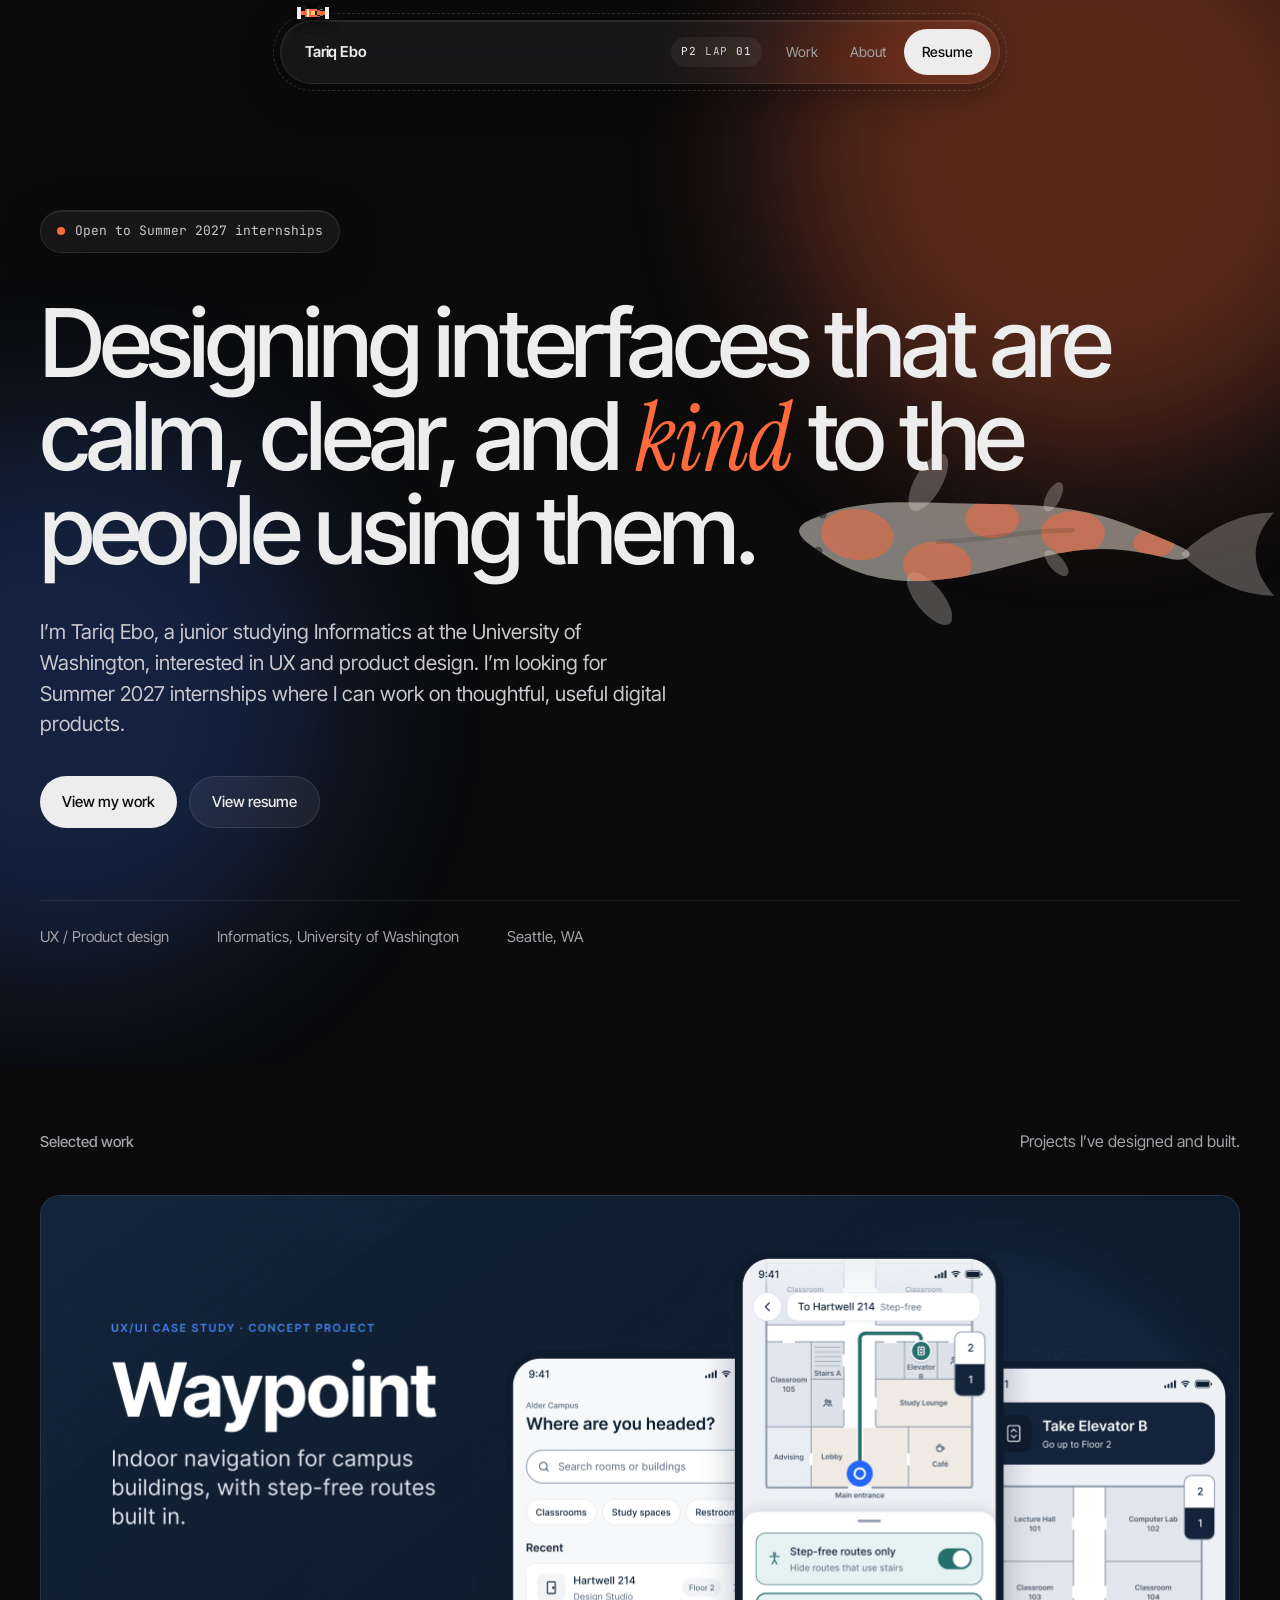
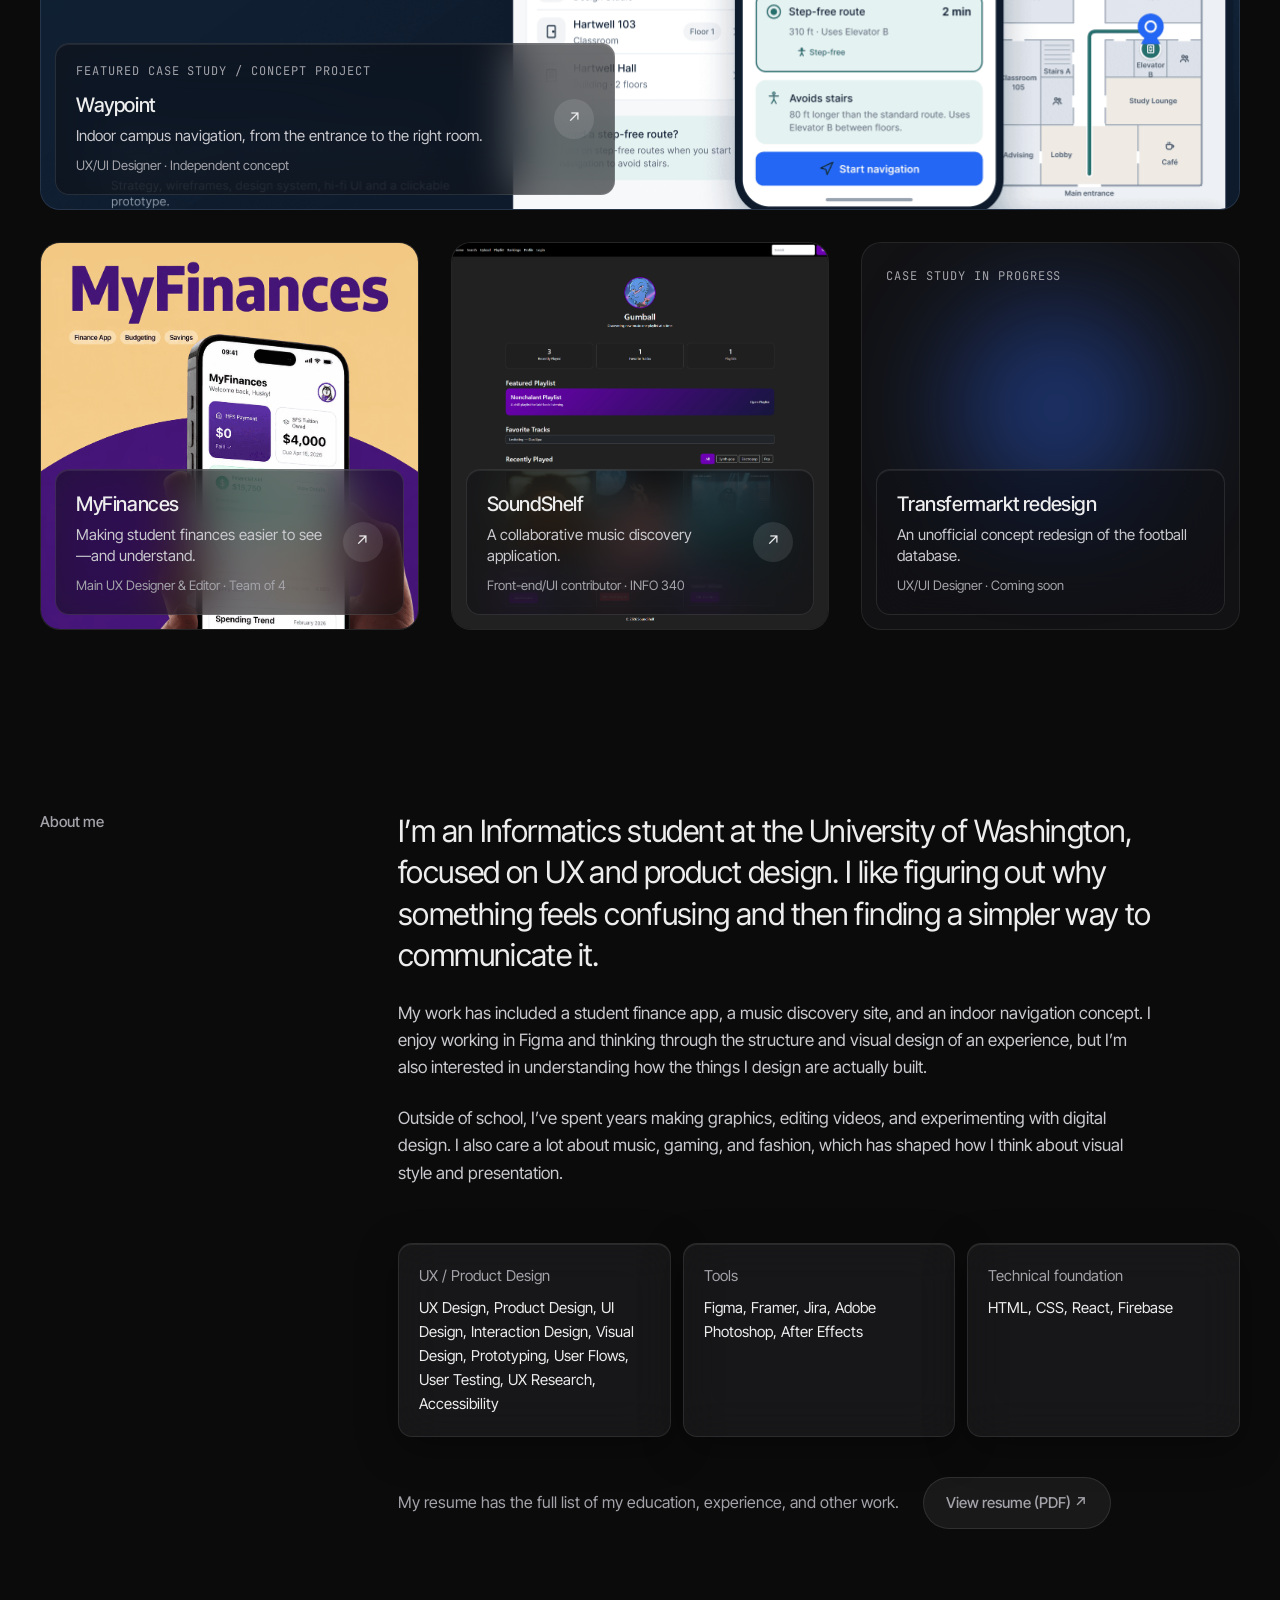
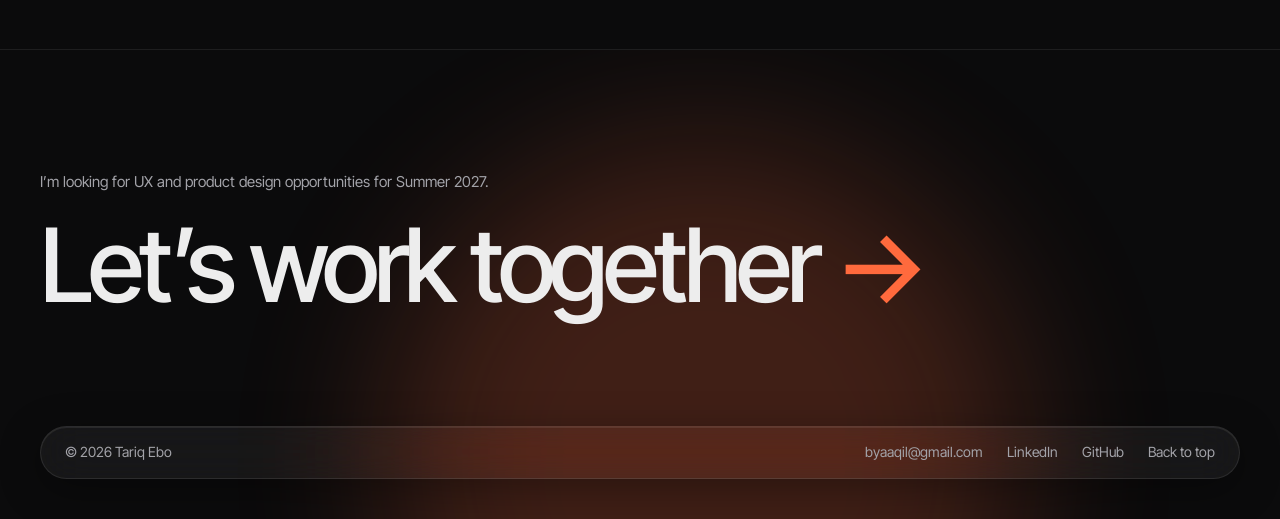
<file: index.html>
<!doctype html>
<html lang="en">
<head>
  <meta charset="utf-8">
  <meta name="viewport" content="width=device-width, initial-scale=1">
  <title>Tariq Ebo — UX and product design</title>
  <meta name="description" content="Tariq Ebo is a UX-focused designer and Informatics student at the University of Washington. Case studies: Waypoint, MyFinances, SoundShelf.">
  <meta property="og:title" content="Tariq Ebo — UX and product design">
  <meta property="og:description" content="A UX-focused designer who makes digital products easier to understand and use.">
  <meta property="og:image" content="assets/img/waypoint/hero.png">
  <link rel="icon" href="assets/favicon.svg" type="image/svg+xml">
  <link rel="preconnect" href="https://fonts.googleapis.com">
  <link rel="preconnect" href="https://fonts.gstatic.com" crossorigin>
  <link href="https://fonts.googleapis.com/css2?family=Inter+Tight:wght@400;500;600&family=Instrument+Serif:ital@0;1&family=JetBrains+Mono:wght@400&display=swap" rel="stylesheet">
  <link rel="stylesheet" href="css/style.css">
  <script>document.documentElement.classList.add("js");</script>
</head>
<body>
  <a class="skip-link" href="#work">Skip to work</a>

  <!-- NAVIGATION (the cars are added by js/main.js) -->
  <div class="nav-shell">
    <nav class="nav glass" aria-label="Main">
      <a class="nav-brand" href="#top">Tariq Ebo</a>
      <div class="nav-links">
        <span class="lap-chip" aria-hidden="true"></span>
        <a class="text-link" href="#work">Work</a>
        <a class="text-link" href="#about">About</a>
        <a class="nav-cta" data-pit href="https://drive.google.com/file/d/1EJT7WIdHumrBzgWnmrdFnhgLevJQh3FU/view?usp=sharing" target="_blank" rel="noopener">Resume</a>
      </div>
    </nav>
  </div>

  <main id="top">
    <!-- HERO -->
    <header class="hero">
      <div class="glow-layer" aria-hidden="true">
        <div class="orb" style="top: -160px; right: -120px; width: 620px; height: 620px; background: var(--accent); opacity: 0.32"></div>
        <div class="orb" style="top: 420px; left: -220px; width: 560px; height: 560px; background: var(--blue); opacity: 0.22; animation-delay: -9s"></div>
      </div>
      <div class="wrap">
        <p class="status glass"><span class="status-dot"></span>Open to Summer 2027 internships</p>
        <h1>Designing interfaces that are calm, clear, and <span class="accent">kind</span> to the people using them.</h1>
        <p class="hero-intro">I’m Tariq Ebo, a junior studying Informatics at the University of Washington, interested in UX and product design. I’m looking for Summer 2027 internships where I can work on thoughtful, useful digital products.</p>
        <div class="hero-actions">
          <a class="btn btn-solid" href="#work">View my work</a>
          <a class="btn btn-ghost" data-pit href="https://drive.google.com/file/d/1EJT7WIdHumrBzgWnmrdFnhgLevJQh3FU/view?usp=sharing" target="_blank" rel="noopener">View resume</a>
        </div>
        <div class="hero-meta">
          <span>UX / Product design</span>
          <span>Informatics, University of Washington</span>
          <span>Seattle, WA</span>
        </div>
      </div>
    </header>

    <!-- SELECTED WORK
         To add a project: copy one <a class="card">…</a> block, change the link,
         image, and text. The first card (card-featured) is the wide one. -->
    <section class="section" id="work">
      <div class="wrap">
        <div class="section-head reveal">
          <h2>Selected work</h2>
          <p>Projects I’ve designed and built.</p>
        </div>

        <div class="work-grid">
          <a class="card card-featured reveal" href="work/waypoint.html">
            <img class="card-thumb" src="assets/img/waypoint/hero.png" width="2400" height="1350" alt="Waypoint mobile navigation concept showing three phone screens: campus search, step-free route choice and turn-by-turn indoor directions.">
            <div class="card-cap glass-strong">
              <div>
                <p class="kicker">Featured case study / Concept project</p>
                <h3 class="card-title">Waypoint</h3>
                <p class="card-text">Indoor campus navigation, from the entrance to the right room.</p>
                <p class="card-meta">UX/UI Designer · Independent concept</p>
              </div>
              <span class="card-arrow" aria-hidden="true">↗</span>
            </div>
          </a>

          <a class="card reveal" href="work/myfinances.html">
            <img class="card-thumb" src="assets/img/myfinances/cover.png" width="1007" height="1461" loading="lazy" alt="MyFinances cover: a phone showing the student finance dashboard.">
            <div class="card-cap glass-strong">
              <div>
                <h3 class="card-title">MyFinances</h3>
                <p class="card-text">Making student finances easier to see—and understand.</p>
                <p class="card-meta">Main UX Designer &amp; Editor · Team of 4</p>
              </div>
              <span class="card-arrow" aria-hidden="true">↗</span>
            </div>
          </a>

          <a class="card reveal" href="work/soundshelf.html">
            <img class="card-thumb" src="assets/img/soundshelf/profile.png" width="1920" height="1860" loading="lazy" alt="SoundShelf profile page with a listener’s avatar, activity counts, featured playlist and recently played tracks.">
            <div class="card-cap glass-strong">
              <div>
                <h3 class="card-title">SoundShelf</h3>
                <p class="card-text">A collaborative music discovery application.</p>
                <p class="card-meta">Front-end/UI contributor · INFO 340</p>
              </div>
              <span class="card-arrow" aria-hidden="true">↗</span>
            </div>
          </a>

          <!-- Transfermarkt: no case study page yet. When it's ready, change this
               <div> to <a class="card reveal" href="work/transfermarkt.html">, swap the
               glow + note for an <img class="card-thumb">, and add the arrow span. -->
          <div class="card card-soon reveal">
            <div class="card-glow" aria-hidden="true"></div>
            <p class="card-note kicker">Case study in progress</p>
            <div class="card-cap glass-strong">
              <div>
                <h3 class="card-title">Transfermarkt redesign</h3>
                <p class="card-text">An unofficial concept redesign of the football database.</p>
                <p class="card-meta">UX/UI Designer · Coming soon</p>
              </div>
            </div>
          </div>
        </div>
      </div>
    </section>

    <!-- AFTER HOURS (hidden until you have clips)
         To turn this on: delete the comment markers around the section and put
         your thumbnails in assets/img/play/.

    <section class="section" id="play">
      <div class="wrap">
        <div class="section-head reveal">
          <h2>After hours</h2>
          <p>AMVs, movie edits, and frame-by-frame animation.</p>
        </div>
        <div class="tiles">
          <figure class="shot"><img src="assets/img/play/clip-1.jpg" alt="Describe the clip"></figure>
          <figure class="shot"><img src="assets/img/play/clip-2.jpg" alt="Describe the clip"></figure>
          <figure class="shot"><img src="assets/img/play/clip-3.jpg" alt="Describe the clip"></figure>
        </div>
      </div>
    </section>
    -->

    <!-- ABOUT -->
    <section class="section" id="about">
      <div class="wrap about">
        <div class="about-label reveal">
          <h2>About me</h2>
        </div>
        <div class="about-body reveal">
          <p class="about-lead">I’m an Informatics student at the University of Washington, focused on UX and product design. I like figuring out why something feels confusing and then finding a simpler way to communicate it.</p>
          <p class="about-more">My work has included a student finance app, a music discovery site, and an indoor navigation concept. I enjoy working in Figma and thinking through the structure and visual design of an experience, but I’m also interested in understanding how the things I design are actually built.</p>
          <p class="about-more">Outside of school, I’ve spent years making graphics, editing videos, and experimenting with digital design. I also care a lot about music, gaming, and fashion, which has shaped how I think about visual style and presentation.</p>

          <div class="facts">
            <div class="fact glass">
              <div class="fact-label">UX / Product Design</div>
              <div>UX Design, Product Design, UI Design, Interaction Design, Visual Design, Prototyping, User Flows, User Testing, UX Research, Accessibility</div>
            </div>
            <div class="fact glass">
              <div class="fact-label">Tools</div>
              <div>Figma, Framer, Jira, Adobe Photoshop, After Effects</div>
            </div>
            <div class="fact glass">
              <div class="fact-label">Technical foundation</div>
              <div>HTML, CSS, React, Firebase</div>
            </div>
          </div>

          <div class="about-resume">
            <span>My resume has the full list of my education, experience, and other work.</span>
            <a class="btn btn-ghost" data-pit href="https://drive.google.com/file/d/1EJT7WIdHumrBzgWnmrdFnhgLevJQh3FU/view?usp=sharing" target="_blank" rel="noopener">View resume (PDF) ↗</a>
          </div>
        </div>
      </div>
    </section>
  </main>

  <!-- CONTACT + FOOTER -->
  <footer class="contact" id="contact">
    <div class="glow-layer" aria-hidden="true">
      <div class="orb" style="bottom: -260px; left: 30%; width: 640px; height: 640px; background: var(--accent); opacity: 0.22; animation-delay: -4s"></div>
    </div>
    <div class="wrap">
      <p class="contact-lead reveal">I’m looking for UX and product design opportunities for Summer 2027.</p>
      <a class="contact-big reveal" href="mailto:byaaqil@gmail.com">Let’s work together <span aria-hidden="true">→</span></a>
      <div class="footer-bar glass">
        <span>© 2026 Tariq Ebo</span>
        <div class="footer-links">
          <a class="text-link" href="mailto:byaaqil@gmail.com">byaaqil@gmail.com</a>
          <a class="text-link" href="https://www.linkedin.com/in/tariqebo" target="_blank" rel="noopener">LinkedIn</a>
          <a class="text-link" href="https://github.com/uhkeal" target="_blank" rel="noopener">GitHub</a>
          <a class="text-link" href="#top">Back to top</a>
        </div>
      </div>
    </div>
  </footer>

  <script src="js/main.js"></script>
  <script src="js/koi.js"></script>
</body>
</html>
</file>
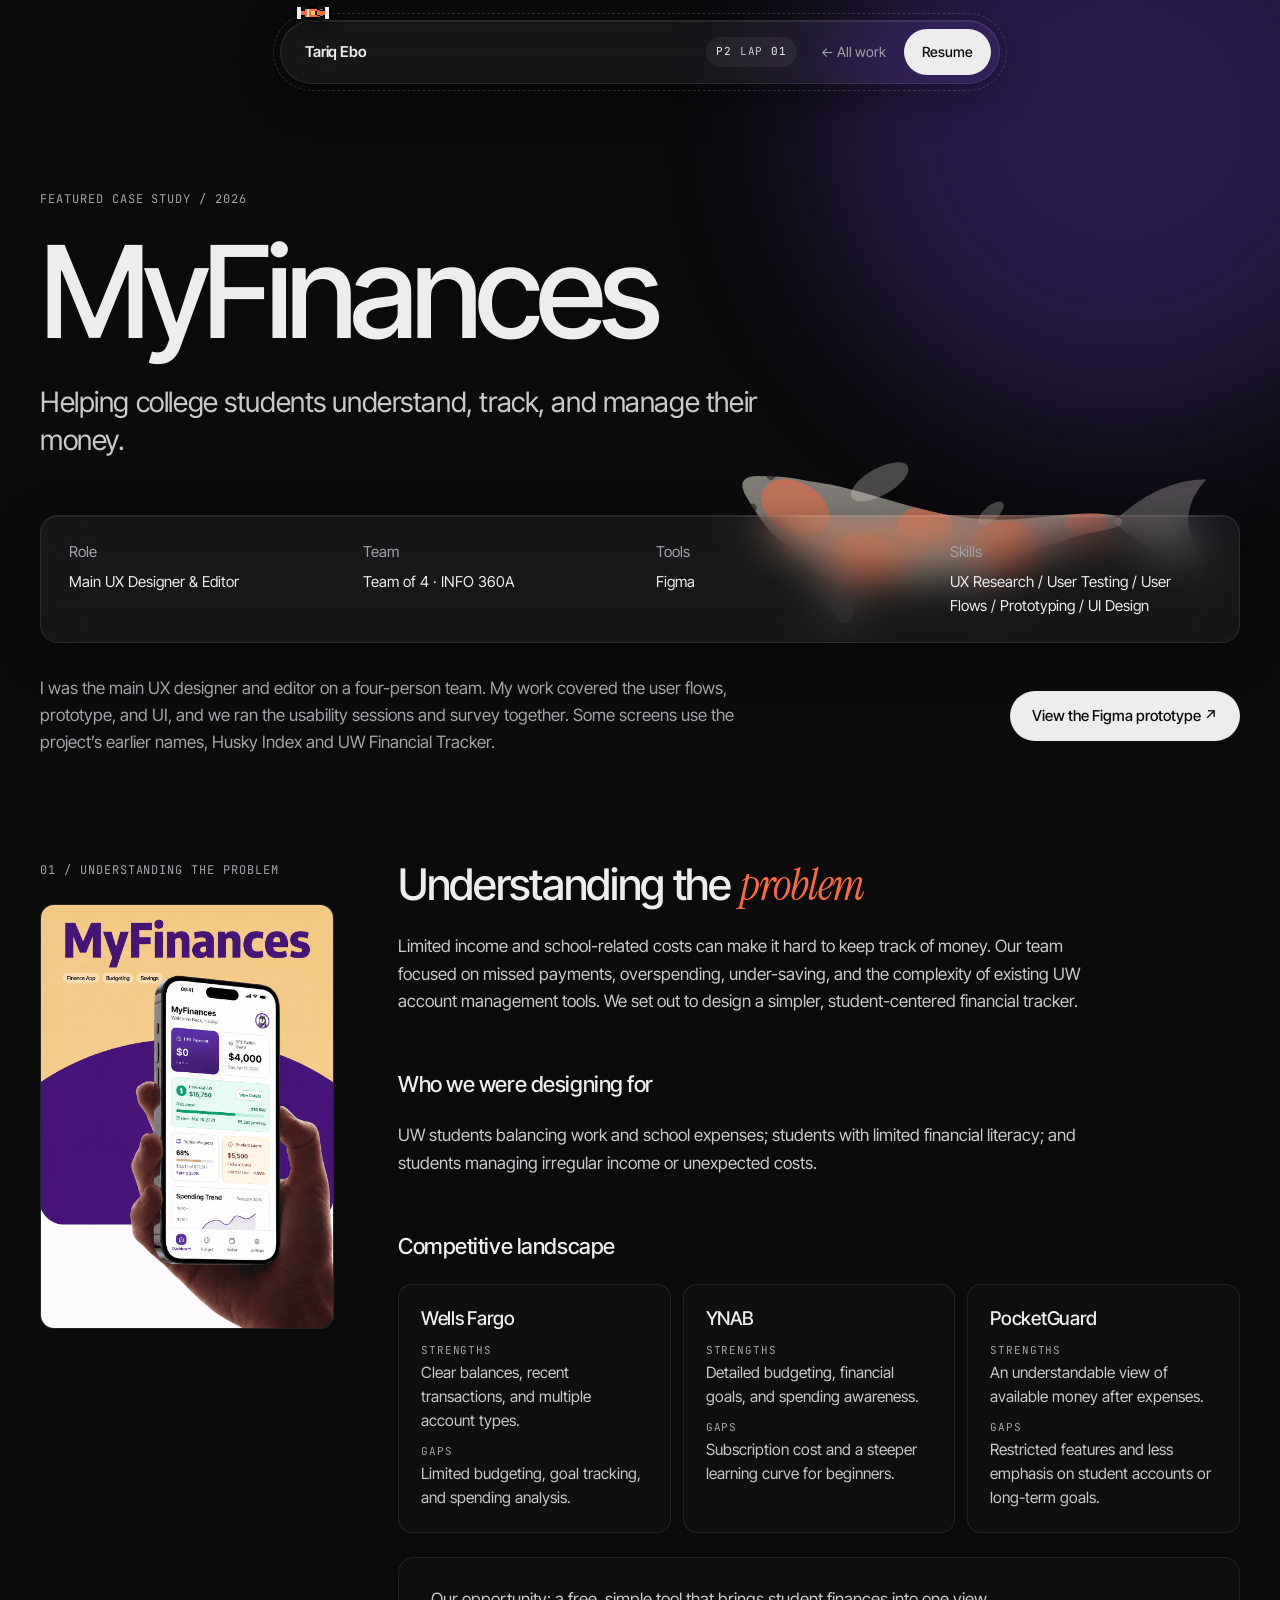
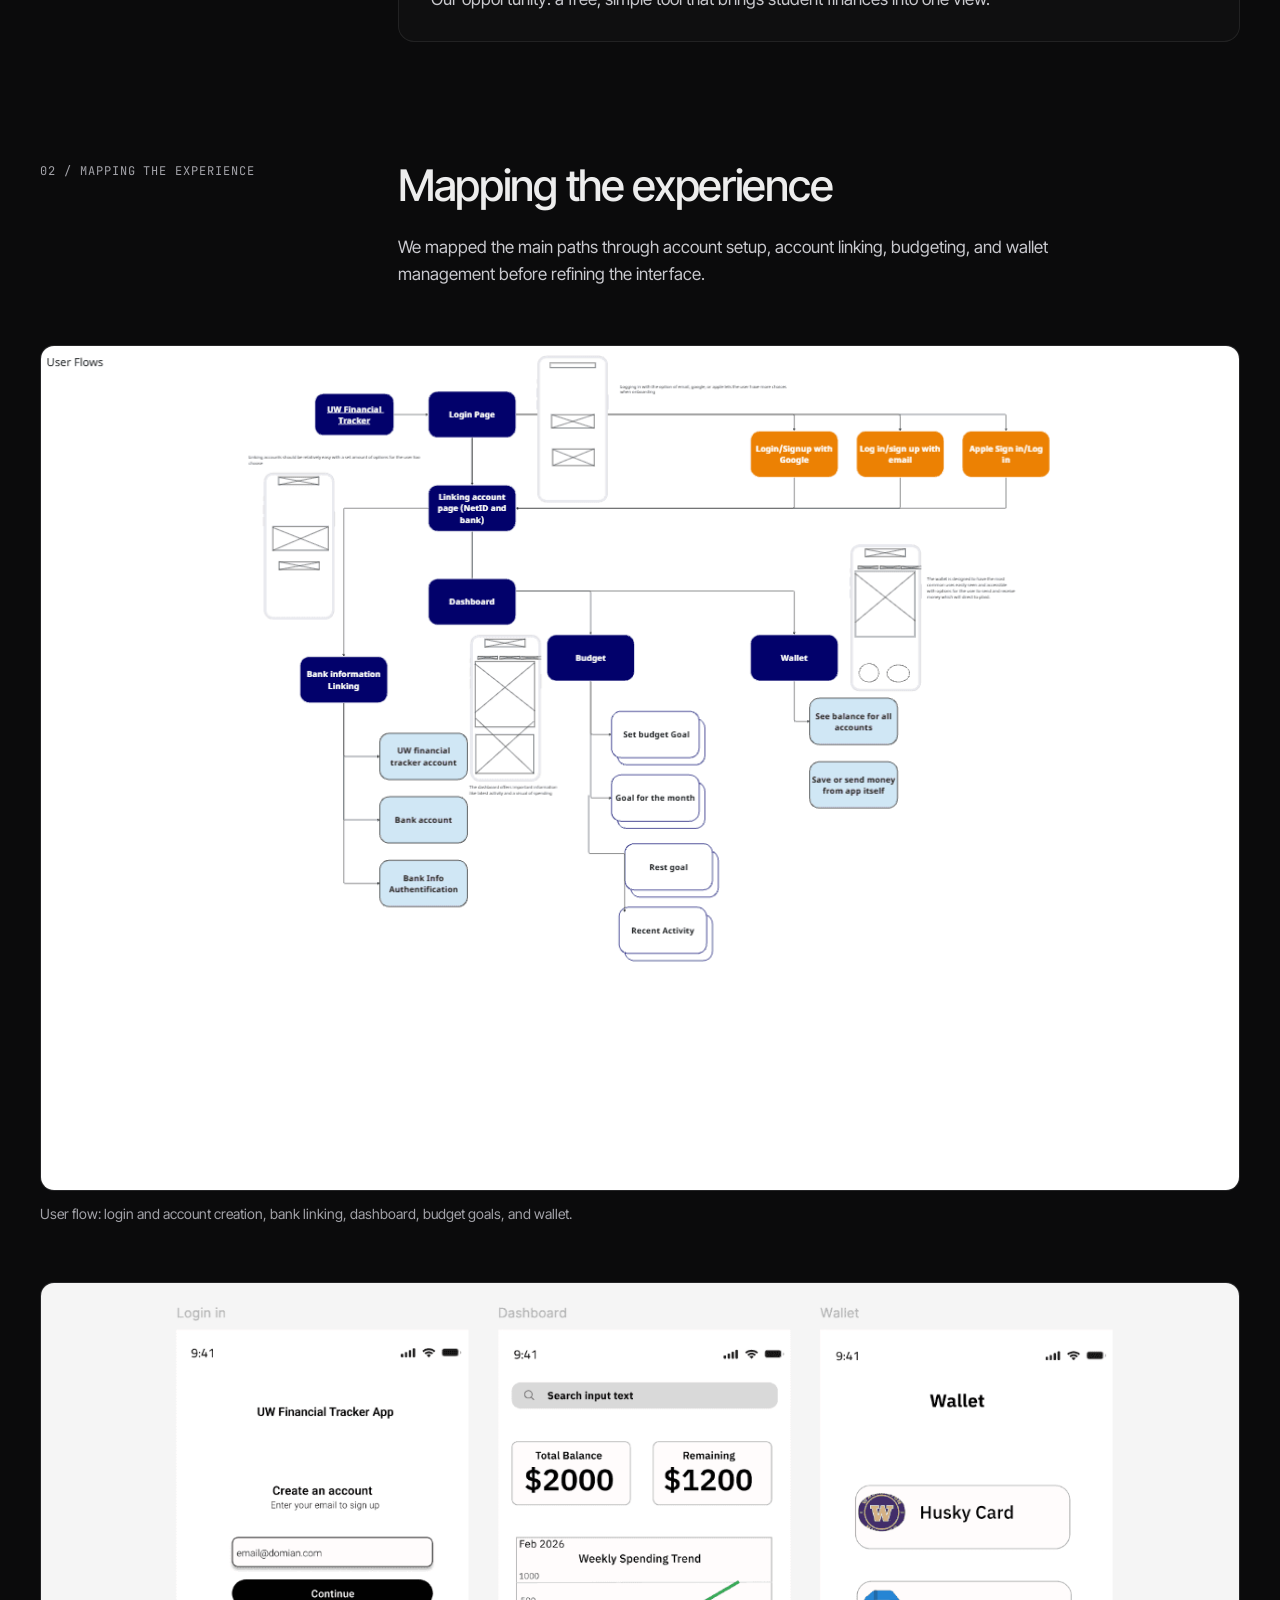
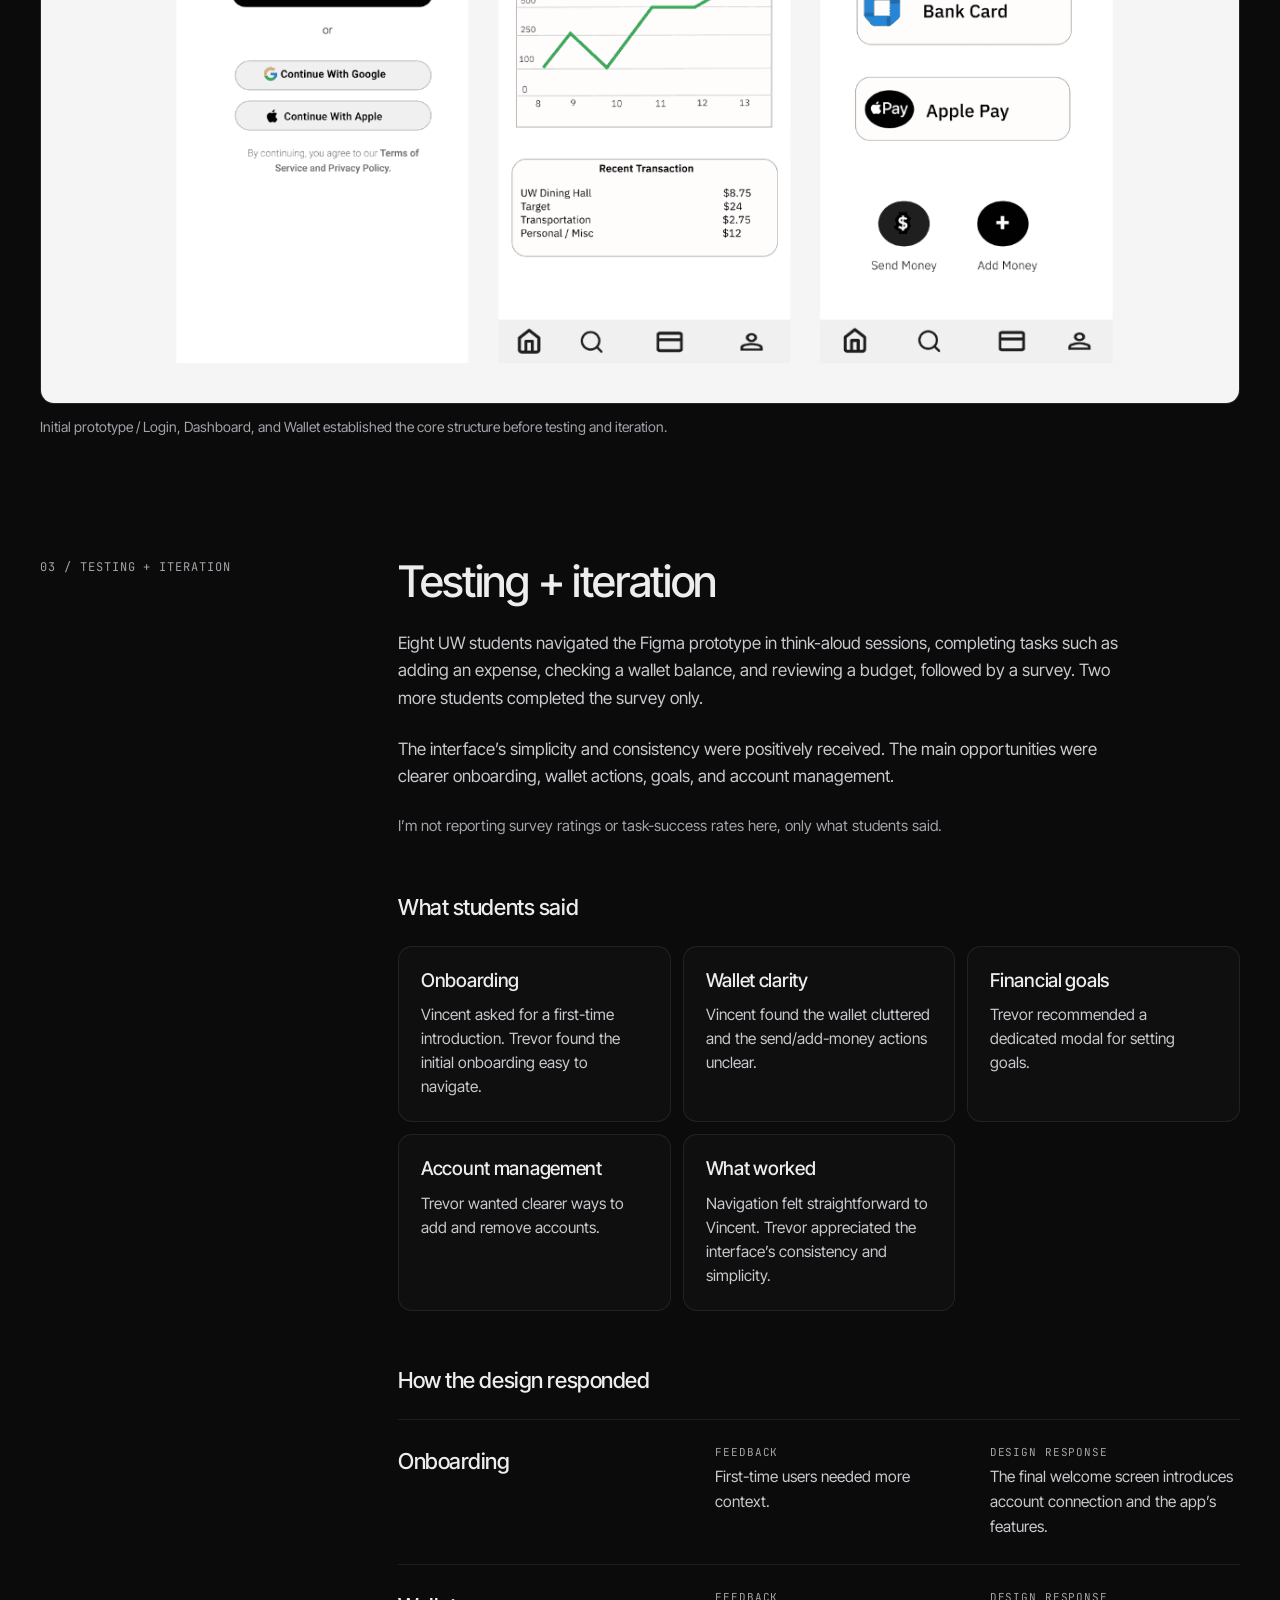
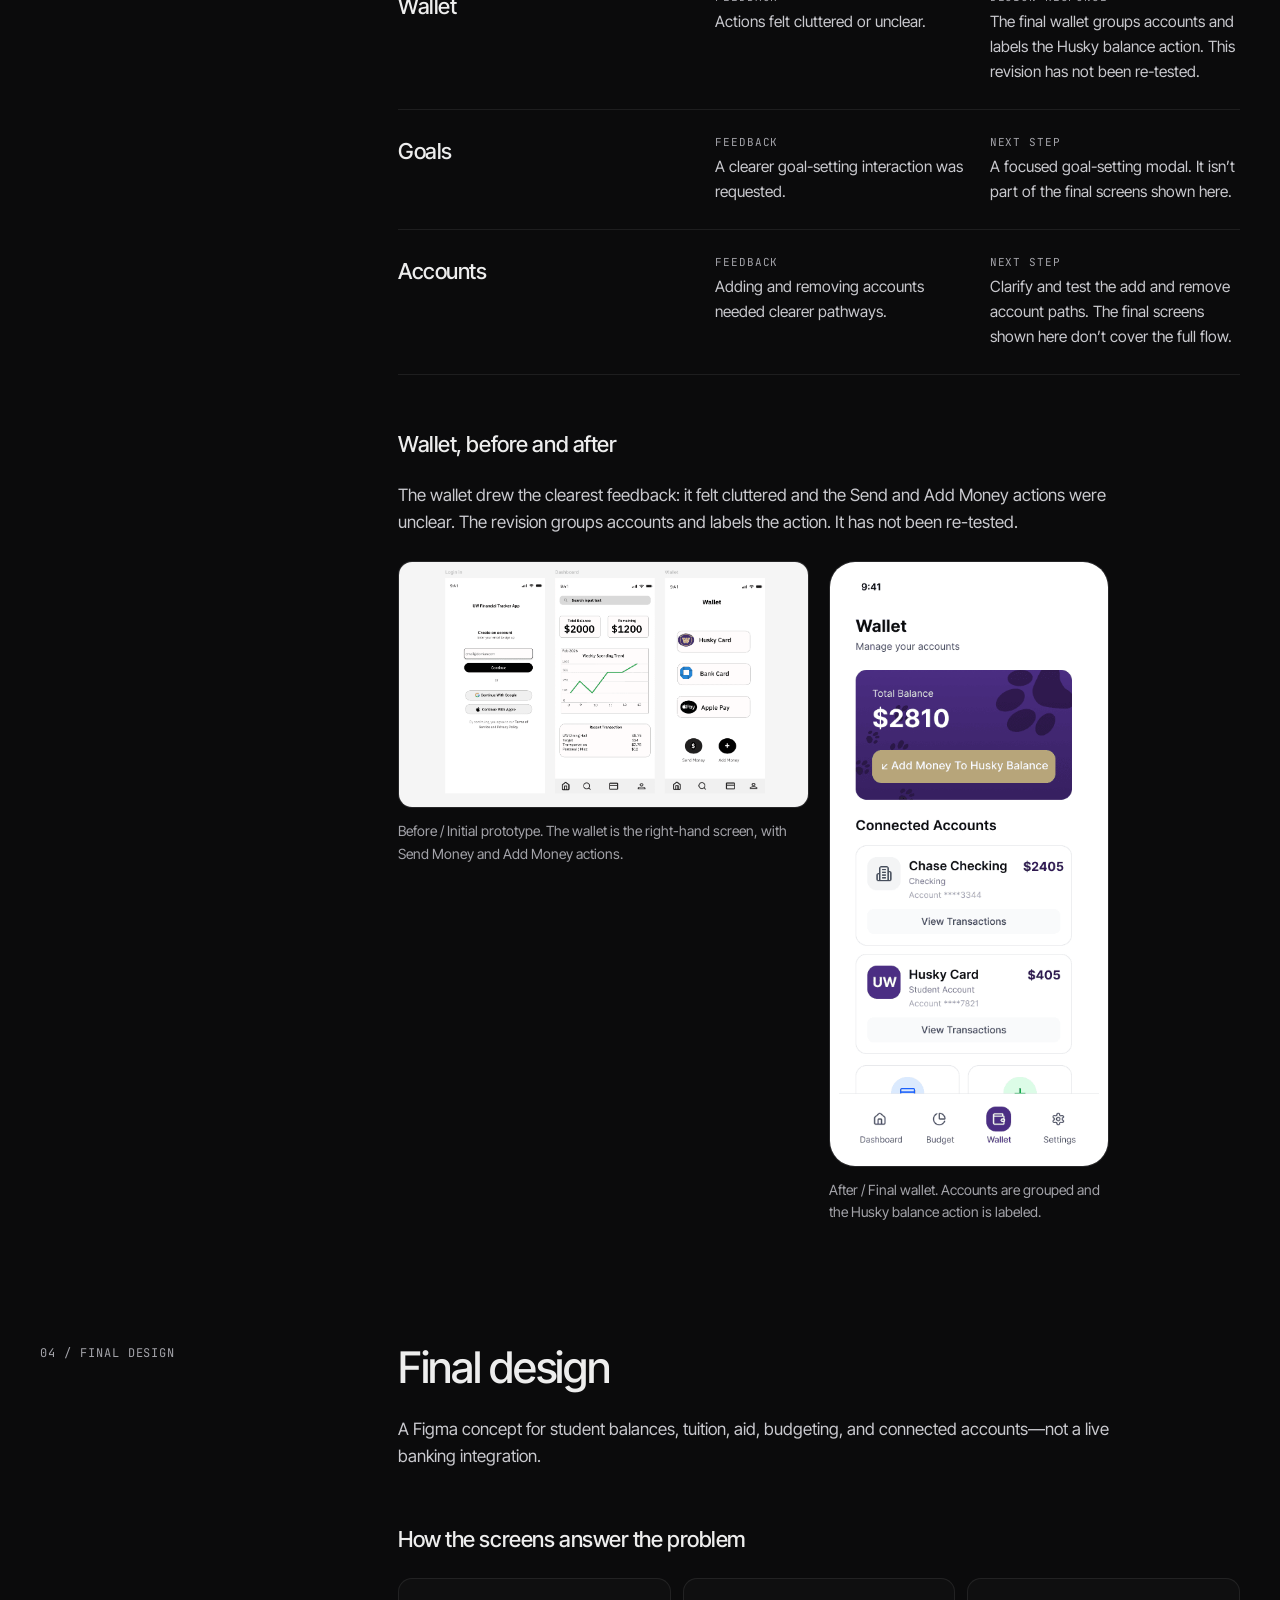
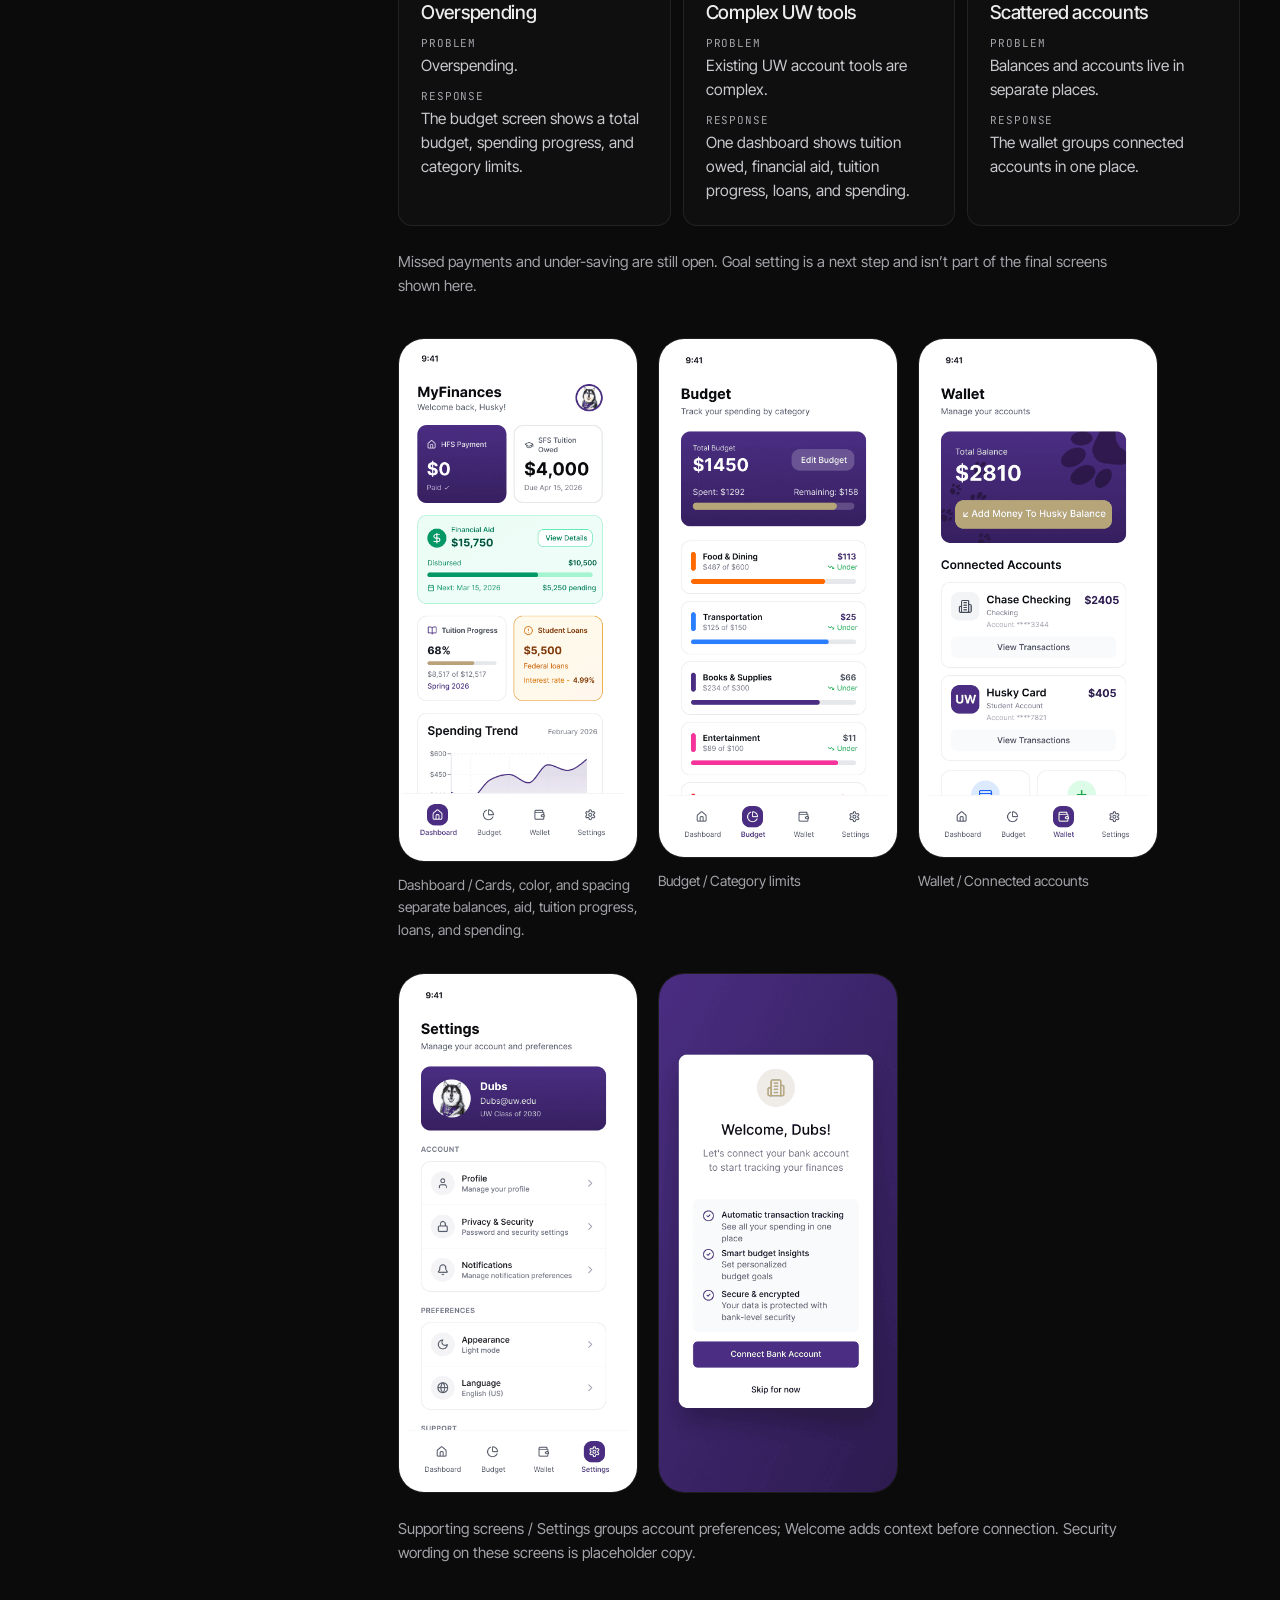
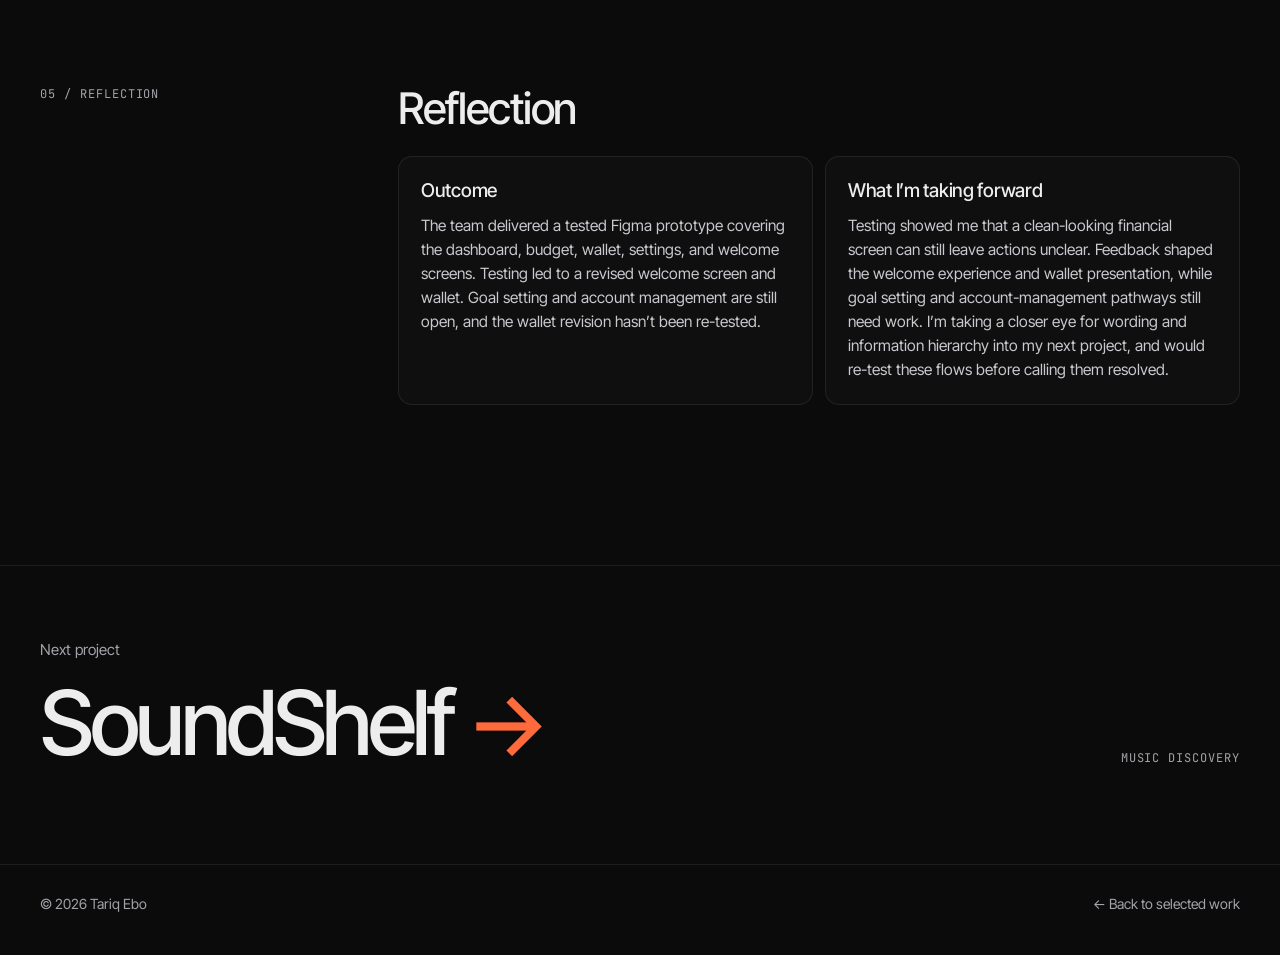
<file: work/myfinances.html>
<!doctype html>
<html lang="en">
<head>
  <meta charset="utf-8">
  <meta name="viewport" content="width=device-width, initial-scale=1">
  <title>MyFinances — Tariq Ebo</title>
  <meta name="description" content="MyFinances helps college students understand, track, and manage their money. A UX case study by Tariq Ebo.">
  <meta property="og:title" content="MyFinances — student finance app case study">
  <meta property="og:image" content="../assets/img/myfinances/cover.png">
  <link rel="icon" href="../assets/favicon.svg" type="image/svg+xml">
  <link rel="preconnect" href="https://fonts.googleapis.com">
  <link rel="preconnect" href="https://fonts.gstatic.com" crossorigin>
  <link href="https://fonts.googleapis.com/css2?family=Inter+Tight:wght@400;500;600&family=Instrument+Serif:ital@0;1&family=JetBrains+Mono:wght@400&display=swap" rel="stylesheet">
  <link rel="stylesheet" href="../css/style.css">
  <script>document.documentElement.classList.add("js");</script>
</head>
<body>
  <a class="skip-link" href="#content">Skip to content</a>

  <div class="nav-shell">
    <nav class="nav glass" aria-label="Main">
      <a class="nav-brand" href="../index.html">Tariq Ebo</a>
      <div class="nav-links">
        <span class="lap-chip" aria-hidden="true"></span>
        <a class="text-link" href="../index.html#work">← All work</a>
        <a class="nav-cta" data-pit href="https://drive.google.com/file/d/1EJT7WIdHumrBzgWnmrdFnhgLevJQh3FU/view?usp=sharing" target="_blank" rel="noopener">Resume</a>
      </div>
    </nav>
  </div>

  <main id="content">
    <!-- TITLE -->
    <header class="case-hero">
      <div class="glow-layer" aria-hidden="true">
        <div class="orb" style="top: -180px; right: -140px; width: 600px; height: 600px; background: #6b3fd4; opacity: 0.3"></div>
      </div>
      <div class="wrap">
        <p class="kicker">Featured case study / 2026</p>
        <h1>MyFinances</h1>
        <p class="case-lead">Helping college students understand, track, and manage their money.</p>

        <dl class="case-meta glass">
          <div><dt>Role</dt><dd>Main UX Designer &amp; Editor</dd></div>
          <div><dt>Team</dt><dd>Team of 4 · INFO 360A</dd></div>
          <div><dt>Tools</dt><dd>Figma</dd></div>
          <div><dt>Skills</dt><dd>UX Research / User Testing / User Flows / Prototyping / UI Design</dd></div>
        </dl>

        <div class="case-intro">
          <p>I was the main UX designer and editor on a four-person team. My work covered the user flows, prototype, and UI, and we ran the usability sessions and survey together. Some screens use the project’s earlier names, Husky Index and UW Financial Tracker.</p>
          <a class="btn btn-solid" href="https://www.figma.com/proto/q0w340MBX9EwFXeXqtIjR5/My-finance-UI?node-id=50-780&p=f&viewport=415%2C-257%2C0.23&t=l8esuR3nchesDoX4-1&scaling=scale-down&content-scaling=fixed&starting-point-node-id=50%3A780&page-id=" target="_blank" rel="noopener">View the Figma prototype ↗</a>
        </div>
      </div>
    </header>

    <div class="wrap">
      <!-- 01 UNDERSTANDING THE PROBLEM -->
      <section class="block reveal" style="padding-top: 40px">
        <div class="block-label">
          <p class="kicker">01 / Understanding the problem</p>
          <figure style="margin-top: 24px; max-width: 300px">
            <div class="shot"><img data-zoom src="../assets/img/myfinances/cover.png" width="1007" height="1461" alt="MyFinances cover: a hand holding a phone that shows the student finance dashboard."></div>
          </figure>
        </div>
        <div class="block-body">
          <h2>Understanding the <span class="accent">problem</span></h2>
          <p>Limited income and school-related costs can make it hard to keep track of money. Our team focused on missed payments, overspending, under-saving, and the complexity of existing UW account management tools. We set out to design a simpler, student-centered financial tracker.</p>

          <h3>Who we were designing for</h3>
          <p>UW students balancing work and school expenses; students with limited financial literacy; and students managing irregular income or unexpected costs.</p>

          <h3>Competitive landscape</h3>
          <div class="tiles">
            <div class="tile">
              <h4>Wells Fargo</h4>
              <p><span class="label">Strengths</span>Clear balances, recent transactions, and multiple account types.</p>
              <p><span class="label">Gaps</span>Limited budgeting, goal tracking, and spending analysis.</p>
            </div>
            <div class="tile">
              <h4>YNAB</h4>
              <p><span class="label">Strengths</span>Detailed budgeting, financial goals, and spending awareness.</p>
              <p><span class="label">Gaps</span>Subscription cost and a steeper learning curve for beginners.</p>
            </div>
            <div class="tile">
              <h4>PocketGuard</h4>
              <p><span class="label">Strengths</span>An understandable view of available money after expenses.</p>
              <p><span class="label">Gaps</span>Restricted features and less emphasis on student accounts or long-term goals.</p>
            </div>
          </div>
          <div class="note">
            <p>Our opportunity: a free, simple tool that brings student finances into one view.</p>
          </div>
        </div>
      </section>

      <!-- 02 MAPPING THE EXPERIENCE -->
      <section class="block reveal">
        <div class="block-label"><p class="kicker">02 / Mapping the experience</p></div>
        <div class="block-body">
          <h2>Mapping the experience</h2>
          <p>We mapped the main paths through account setup, account linking, budgeting, and wallet management before refining the interface.</p>
        </div>
      </section>
      <div class="full reveal">
        <figure>
          <div class="shot"><img data-zoom loading="lazy" src="../assets/img/myfinances/flow.png" width="1190" height="839" alt="User flow linking login and account creation to bank linking, the dashboard, budget goals, account balances, and saving or sending money."></div>
          <figcaption>User flow: login and account creation, bank linking, dashboard, budget goals, and wallet.</figcaption>
        </figure>
      </div>
      <div class="full reveal">
        <figure>
          <div class="shot"><img data-zoom loading="lazy" src="../assets/img/myfinances/early-prototype.png" width="1289" height="775" alt="Initial prototype showing the login, spending dashboard, and wallet with Send Money and Add Money actions."></div>
          <figcaption>Initial prototype / Login, Dashboard, and Wallet established the core structure before testing and iteration.</figcaption>
        </figure>
      </div>

      <!-- 03 TESTING + ITERATION -->
      <section class="block reveal">
        <div class="block-label"><p class="kicker">03 / Testing + iteration</p></div>
        <div class="block-body">
          <h2>Testing + iteration</h2>
          <p>Eight UW students navigated the Figma prototype in think-aloud sessions, completing tasks such as adding an expense, checking a wallet balance, and reviewing a budget, followed by a survey. Two more students completed the survey only.</p>
          <p>The interface’s simplicity and consistency were positively received. The main opportunities were clearer onboarding, wallet actions, goals, and account management.</p>
          <p class="small">I’m not reporting survey ratings or task-success rates here, only what students said.</p>

          <h3>What students said</h3>
          <div class="tiles">
            <div class="tile"><h4>Onboarding</h4><p>Vincent asked for a first-time introduction. Trevor found the initial onboarding easy to navigate.</p></div>
            <div class="tile"><h4>Wallet clarity</h4><p>Vincent found the wallet cluttered and the send/add-money actions unclear.</p></div>
            <div class="tile"><h4>Financial goals</h4><p>Trevor recommended a dedicated modal for setting goals.</p></div>
            <div class="tile"><h4>Account management</h4><p>Trevor wanted clearer ways to add and remove accounts.</p></div>
            <div class="tile"><h4>What worked</h4><p>Navigation felt straightforward to Vincent. Trevor appreciated the interface’s consistency and simplicity.</p></div>
          </div>

          <h3>How the design responded</h3>
          <div class="rows">
            <div class="rows-item">
              <div class="rows-title"><h4 style="margin-top: 0">Onboarding</h4></div>
              <div class="rows-body">
                <p><span class="label">Feedback</span>First-time users needed more context.</p>
                <p><span class="label">Design response</span>The final welcome screen introduces account connection and the app’s features.</p>
              </div>
            </div>
            <div class="rows-item">
              <div class="rows-title"><h4 style="margin-top: 0">Wallet</h4></div>
              <div class="rows-body">
                <p><span class="label">Feedback</span>Actions felt cluttered or unclear.</p>
                <p><span class="label">Design response</span>The final wallet groups accounts and labels the Husky balance action. This revision has not been re-tested.</p>
              </div>
            </div>
            <div class="rows-item">
              <div class="rows-title"><h4 style="margin-top: 0">Goals</h4></div>
              <div class="rows-body">
                <p><span class="label">Feedback</span>A clearer goal-setting interaction was requested.</p>
                <p><span class="label">Next step</span>A focused goal-setting modal. It isn’t part of the final screens shown here.</p>
              </div>
            </div>
            <div class="rows-item">
              <div class="rows-title"><h4 style="margin-top: 0">Accounts</h4></div>
              <div class="rows-body">
                <p><span class="label">Feedback</span>Adding and removing accounts needed clearer pathways.</p>
                <p><span class="label">Next step</span>Clarify and test the add and remove account paths. The final screens shown here don’t cover the full flow.</p>
              </div>
            </div>
          </div>

          <h3>Wallet, before and after</h3>
          <p>The wallet drew the clearest feedback: it felt cluttered and the Send and Add Money actions were unclear. The revision groups accounts and labels the action. It has not been re-tested.</p>
          <div class="pair">
            <figure>
              <div class="shot"><img data-zoom loading="lazy" src="../assets/img/myfinances/early-prototype.png" width="1289" height="775" alt="Initial prototype showing the login, spending dashboard, and wallet with Send Money and Add Money actions."></div>
              <figcaption>Before / Initial prototype. The wallet is the right-hand screen, with Send Money and Add Money actions.</figcaption>
            </figure>
            <figure style="max-width: 280px">
              <div class="shot" style="border-radius: 26px"><img data-zoom loading="lazy" src="../assets/img/myfinances/wallet.png" width="402" height="874" alt="Wallet screen with connected accounts and a labeled Husky balance action."></div>
              <figcaption>After / Final wallet. Accounts are grouped and the Husky balance action is labeled.</figcaption>
            </figure>
          </div>
        </div>
      </section>

      <!-- 04 FINAL DESIGN -->
      <section class="block reveal">
        <div class="block-label"><p class="kicker">04 / Final design</p></div>
        <div class="block-body">
          <h2>Final design</h2>
          <p>A Figma concept for student balances, tuition, aid, budgeting, and connected accounts—not a live banking integration.</p>

          <h3>How the screens answer the problem</h3>
          <div class="tiles">
            <div class="tile">
              <h4>Overspending</h4>
              <p><span class="label">Problem</span>Overspending.</p>
              <p><span class="label">Response</span>The budget screen shows a total budget, spending progress, and category limits.</p>
            </div>
            <div class="tile">
              <h4>Complex UW tools</h4>
              <p><span class="label">Problem</span>Existing UW account tools are complex.</p>
              <p><span class="label">Response</span>One dashboard shows tuition owed, financial aid, tuition progress, loans, and spending.</p>
            </div>
            <div class="tile">
              <h4>Scattered accounts</h4>
              <p><span class="label">Problem</span>Balances and accounts live in separate places.</p>
              <p><span class="label">Response</span>The wallet groups connected accounts in one place.</p>
            </div>
          </div>
          <p class="small">Missed payments and under-saving are still open. Goal setting is a next step and isn’t part of the final screens shown here.</p>

          <div class="phones" style="margin-top: 40px">
            <figure>
              <img data-zoom loading="lazy" src="../assets/img/myfinances/dashboard.png" width="402" height="881" alt="Final MyFinances dashboard showing tuition owed, financial aid, tuition progress, student loans, and a spending trend.">
              <figcaption>Dashboard / Cards, color, and spacing separate balances, aid, tuition progress, loans, and spending.</figcaption>
            </figure>
            <figure>
              <img data-zoom loading="lazy" src="../assets/img/myfinances/budget.png" width="402" height="874" alt="Budget screen with a total budget, spending progress, and category limits.">
              <figcaption>Budget / Category limits</figcaption>
            </figure>
            <figure>
              <img data-zoom loading="lazy" src="../assets/img/myfinances/wallet.png" width="402" height="874" alt="Wallet screen with connected accounts and a labeled Husky balance action.">
              <figcaption>Wallet / Connected accounts</figcaption>
            </figure>
          </div>
          <div class="phones" style="margin-top: 32px">
            <figure>
              <img data-zoom loading="lazy" src="../assets/img/myfinances/settings.png" width="402" height="874" alt="MyFinances settings screen with account and preference groups.">
            </figure>
            <figure>
              <img data-zoom loading="lazy" src="../assets/img/myfinances/welcome.png" width="402" height="874" alt="MyFinances welcome screen that introduces connecting a bank account.">
            </figure>
          </div>
          <p class="small">Supporting screens / Settings groups account preferences; Welcome adds context before connection. Security wording on these screens is placeholder copy.</p>
        </div>
      </section>

      <!-- 05 REFLECTION -->
      <section class="block reveal">
        <div class="block-label"><p class="kicker">05 / Reflection</p></div>
        <div class="block-body">
          <h2>Reflection</h2>
          <div class="tiles">
            <div class="tile"><h3>Outcome</h3><p>The team delivered a tested Figma prototype covering the dashboard, budget, wallet, settings, and welcome screens. Testing led to a revised welcome screen and wallet. Goal setting and account management are still open, and the wallet revision hasn’t been re-tested.</p></div>
            <div class="tile"><h3>What I’m taking forward</h3><p>Testing showed me that a clean-looking financial screen can still leave actions unclear. Feedback shaped the welcome experience and wallet presentation, while goal setting and account-management pathways still need work. I’m taking a closer eye for wording and information hierarchy into my next project, and would re-test these flows before calling them resolved.</p></div>
          </div>
        </div>
      </section>
    </div>

    <a class="next" href="soundshelf.html">
      <div class="wrap">
        <div>
          <p class="next-label">Next project</p>
          <p class="next-title">SoundShelf <span aria-hidden="true">→</span></p>
        </div>
        <span class="kicker">Music discovery</span>
      </div>
    </a>
  </main>

  <footer class="case-footer">
    <div class="wrap">
      <span>© 2026 Tariq Ebo</span>
      <a class="text-link" href="../index.html#work">← Back to selected work</a>
    </div>
  </footer>

  <script src="../js/main.js"></script>
  <script src="../js/koi.js"></script>
</body>
</html>
</file>
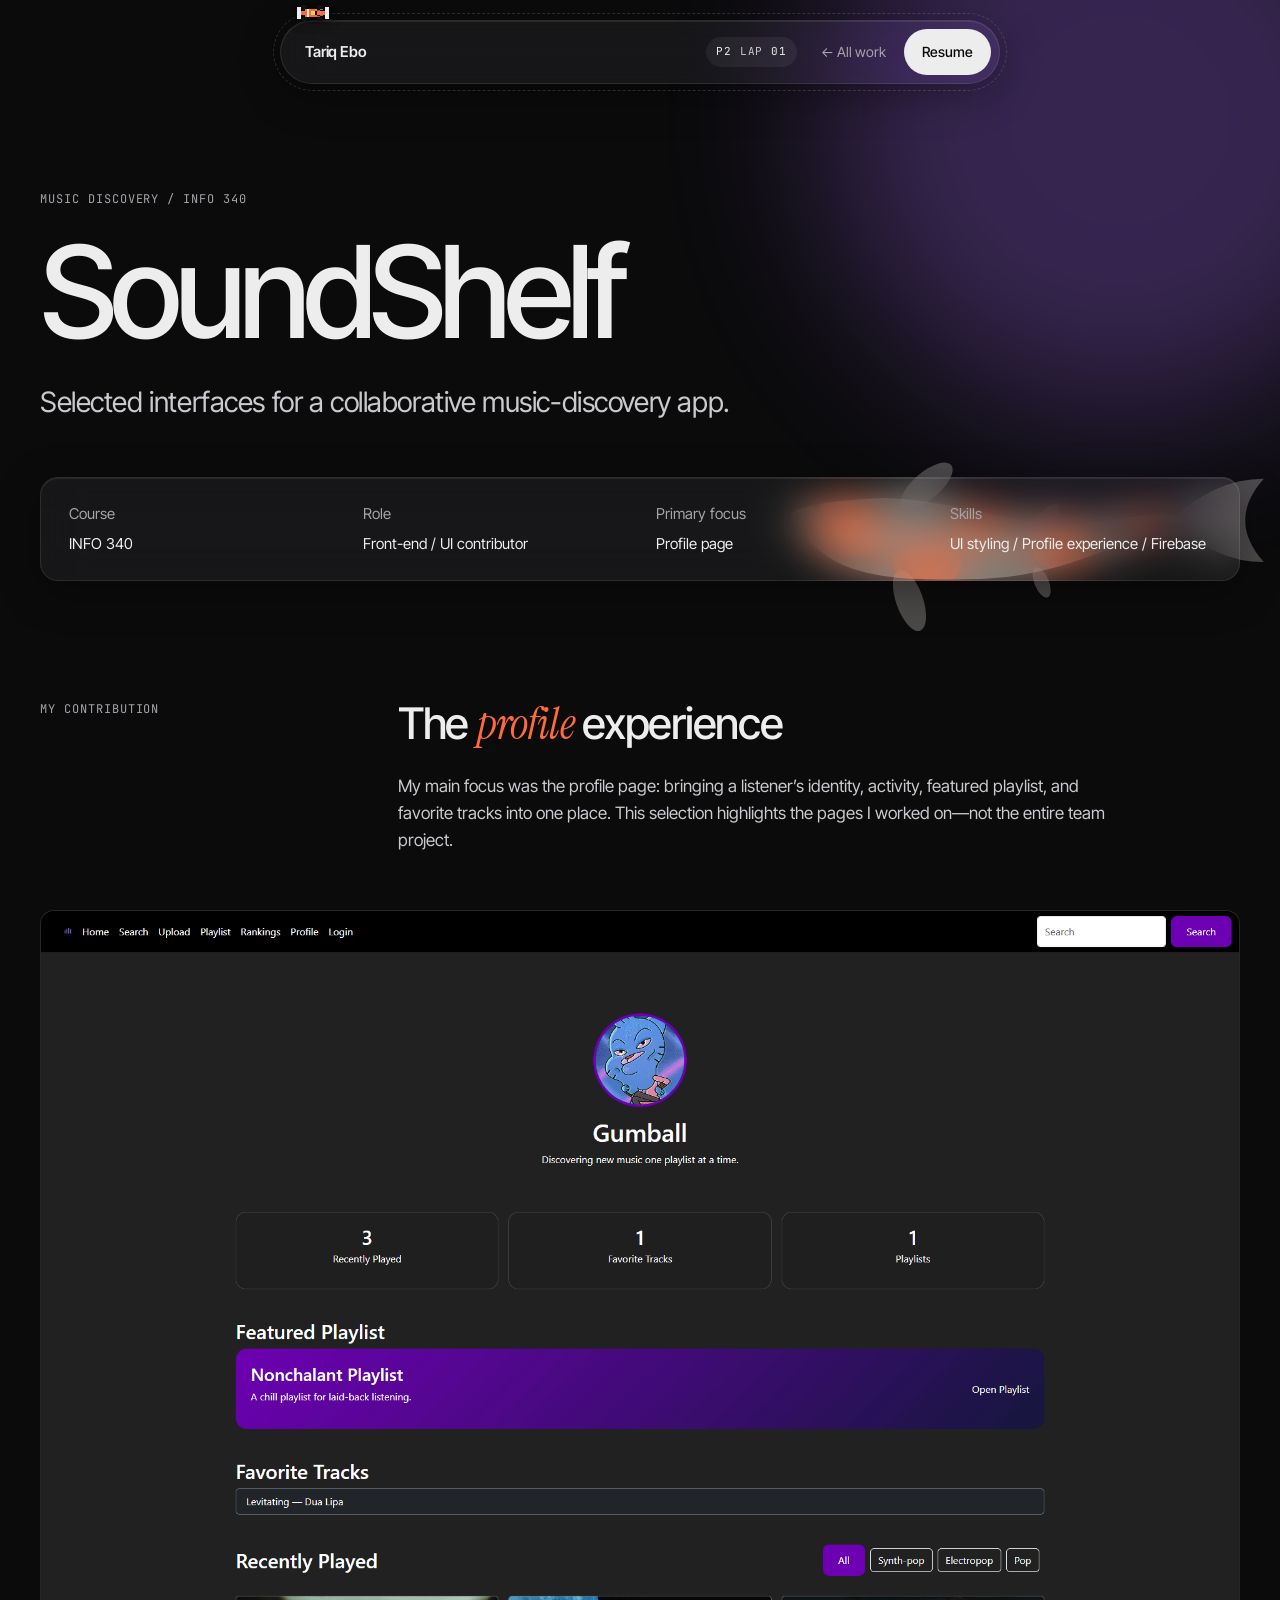
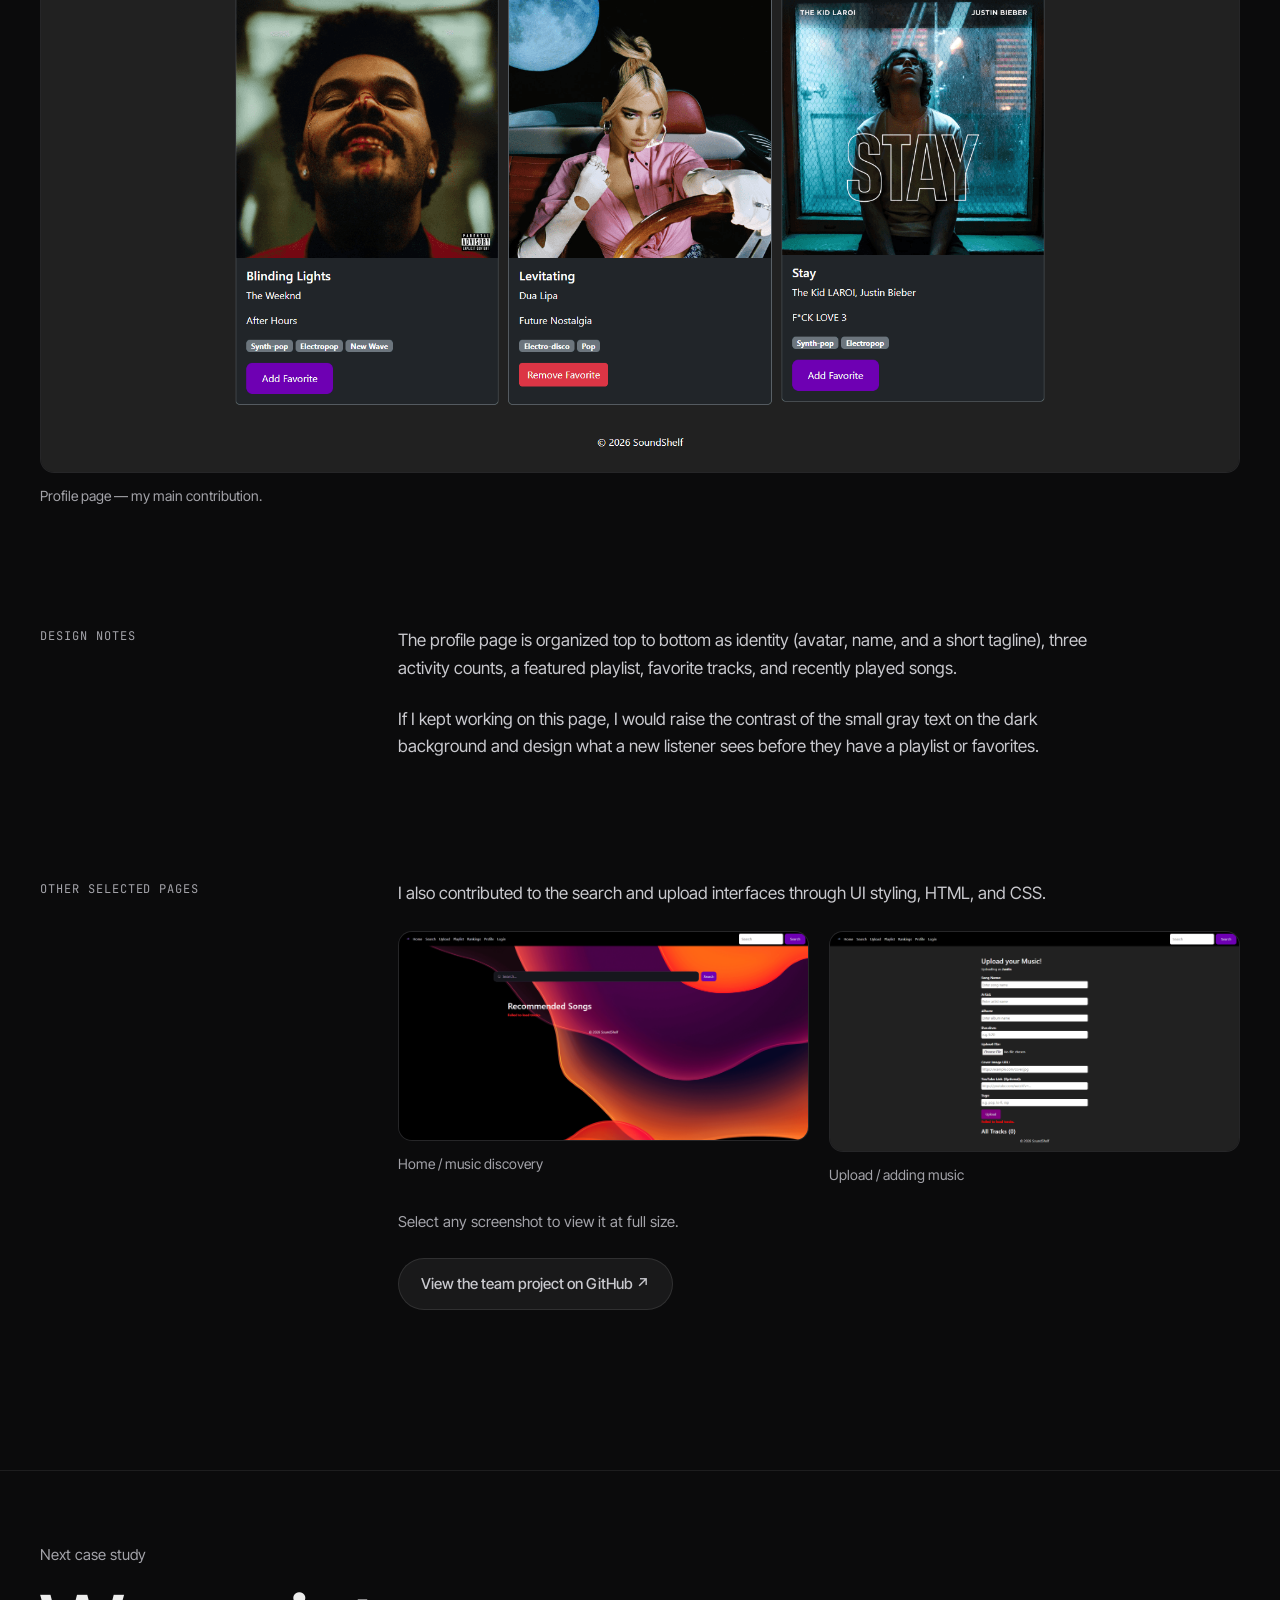
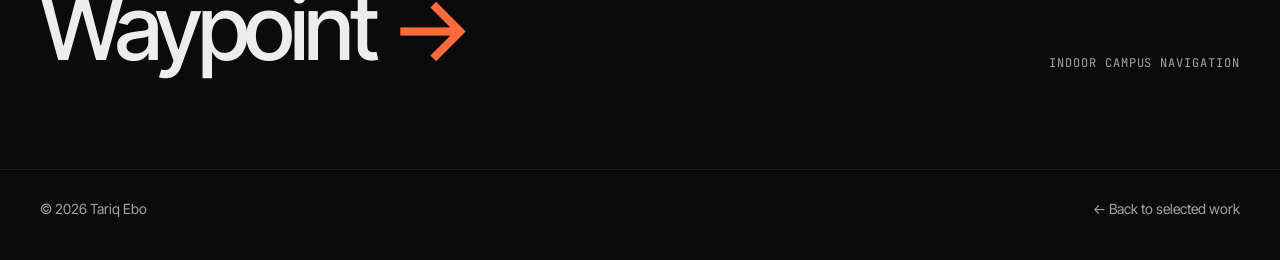
<file: work/soundshelf.html>
<!doctype html>
<html lang="en">
<head>
  <meta charset="utf-8">
  <meta name="viewport" content="width=device-width, initial-scale=1">
  <title>SoundShelf — Tariq Ebo</title>
  <meta name="description" content="SoundShelf is a collaborative music discovery app. Selected interfaces and front-end contributions by Tariq Ebo.">
  <meta property="og:title" content="SoundShelf — music discovery app">
  <meta property="og:image" content="../assets/img/soundshelf/profile.png">
  <link rel="icon" href="../assets/favicon.svg" type="image/svg+xml">
  <link rel="preconnect" href="https://fonts.googleapis.com">
  <link rel="preconnect" href="https://fonts.gstatic.com" crossorigin>
  <link href="https://fonts.googleapis.com/css2?family=Inter+Tight:wght@400;500;600&family=Instrument+Serif:ital@0;1&family=JetBrains+Mono:wght@400&display=swap" rel="stylesheet">
  <link rel="stylesheet" href="../css/style.css">
  <script>document.documentElement.classList.add("js");</script>
</head>
<body>
  <a class="skip-link" href="#content">Skip to content</a>

  <div class="nav-shell">
    <nav class="nav glass" aria-label="Main">
      <a class="nav-brand" href="../index.html">Tariq Ebo</a>
      <div class="nav-links">
        <span class="lap-chip" aria-hidden="true"></span>
        <a class="text-link" href="../index.html#work">← All work</a>
        <a class="nav-cta" data-pit href="https://drive.google.com/file/d/1EJT7WIdHumrBzgWnmrdFnhgLevJQh3FU/view?usp=sharing" target="_blank" rel="noopener">Resume</a>
      </div>
    </nav>
  </div>

  <main id="content">
    <!-- TITLE -->
    <header class="case-hero">
      <div class="glow-layer" aria-hidden="true">
        <div class="orb" style="top: -180px; right: -140px; width: 600px; height: 600px; background: #a86bff; opacity: 0.28"></div>
      </div>
      <div class="wrap">
        <p class="kicker">Music discovery / INFO 340</p>
        <h1>SoundShelf</h1>
        <p class="case-lead">Selected interfaces for a collaborative music-discovery app.</p>

        <dl class="case-meta glass">
          <div><dt>Course</dt><dd>INFO 340</dd></div>
          <div><dt>Role</dt><dd>Front-end / UI contributor</dd></div>
          <div><dt>Primary focus</dt><dd>Profile page</dd></div>
          <div><dt>Skills</dt><dd>UI styling / Profile experience / Firebase</dd></div>
        </dl>
      </div>
    </header>

    <div class="wrap">
      <!-- MY CONTRIBUTION -->
      <section class="block reveal" style="padding-top: 40px">
        <div class="block-label"><p class="kicker">My contribution</p></div>
        <div class="block-body">
          <h2>The <span class="accent">profile</span> experience</h2>
          <p>My main focus was the profile page: bringing a listener’s identity, activity, featured playlist, and favorite tracks into one place. This selection highlights the pages I worked on—not the entire team project.</p>
        </div>
      </section>
      <div class="full reveal">
        <figure>
          <div class="shot"><img data-zoom src="../assets/img/soundshelf/profile.png" width="1920" height="1860" alt="SoundShelf profile page with listener identity, activity statistics, featured playlist, favorites, and recently played tracks."></div>
          <figcaption>Profile page — my main contribution.</figcaption>
        </figure>
      </div>

      <!-- DESIGN NOTES -->
      <section class="block reveal">
        <div class="block-label"><p class="kicker">Design notes</p></div>
        <div class="block-body">
          <p>The profile page is organized top to bottom as identity (avatar, name, and a short tagline), three activity counts, a featured playlist, favorite tracks, and recently played songs.</p>
          <p>If I kept working on this page, I would raise the contrast of the small gray text on the dark background and design what a new listener sees before they have a playlist or favorites.</p>
        </div>
      </section>

      <!-- OTHER SELECTED PAGES -->
      <section class="block reveal">
        <div class="block-label"><p class="kicker">Other selected pages</p></div>
        <div class="block-body">
          <p>I also contributed to the search and upload interfaces through UI styling, HTML, and CSS.</p>
          <div class="pair">
            <figure>
              <div class="shot"><img data-zoom loading="lazy" src="../assets/img/soundshelf/home.png" width="1920" height="977" alt="SoundShelf home / music discovery interface with a visible track-loading error state."></div>
              <figcaption>Home / music discovery</figcaption>
            </figure>
            <figure>
              <div class="shot"><img data-zoom loading="lazy" src="../assets/img/soundshelf/upload.png" width="1920" height="1026" alt="SoundShelf upload / adding music interface with a visible track-loading error state."></div>
              <figcaption>Upload / adding music</figcaption>
            </figure>
          </div>
          <p class="small">Select any screenshot to view it at full size.</p>
          <p><a class="btn btn-ghost" href="https://github.com/uhkeal/Soundshelf" target="_blank" rel="noopener">View the team project on GitHub ↗</a></p>
        </div>
      </section>
    </div>

    <a class="next" href="waypoint.html">
      <div class="wrap">
        <div>
          <p class="next-label">Next case study</p>
          <p class="next-title">Waypoint <span aria-hidden="true">→</span></p>
        </div>
        <span class="kicker">Indoor campus navigation</span>
      </div>
    </a>
  </main>

  <footer class="case-footer">
    <div class="wrap">
      <span>© 2026 Tariq Ebo</span>
      <a class="text-link" href="../index.html#work">← Back to selected work</a>
    </div>
  </footer>

  <script src="../js/main.js"></script>
  <script src="../js/koi.js"></script>
</body>
</html>
</file>
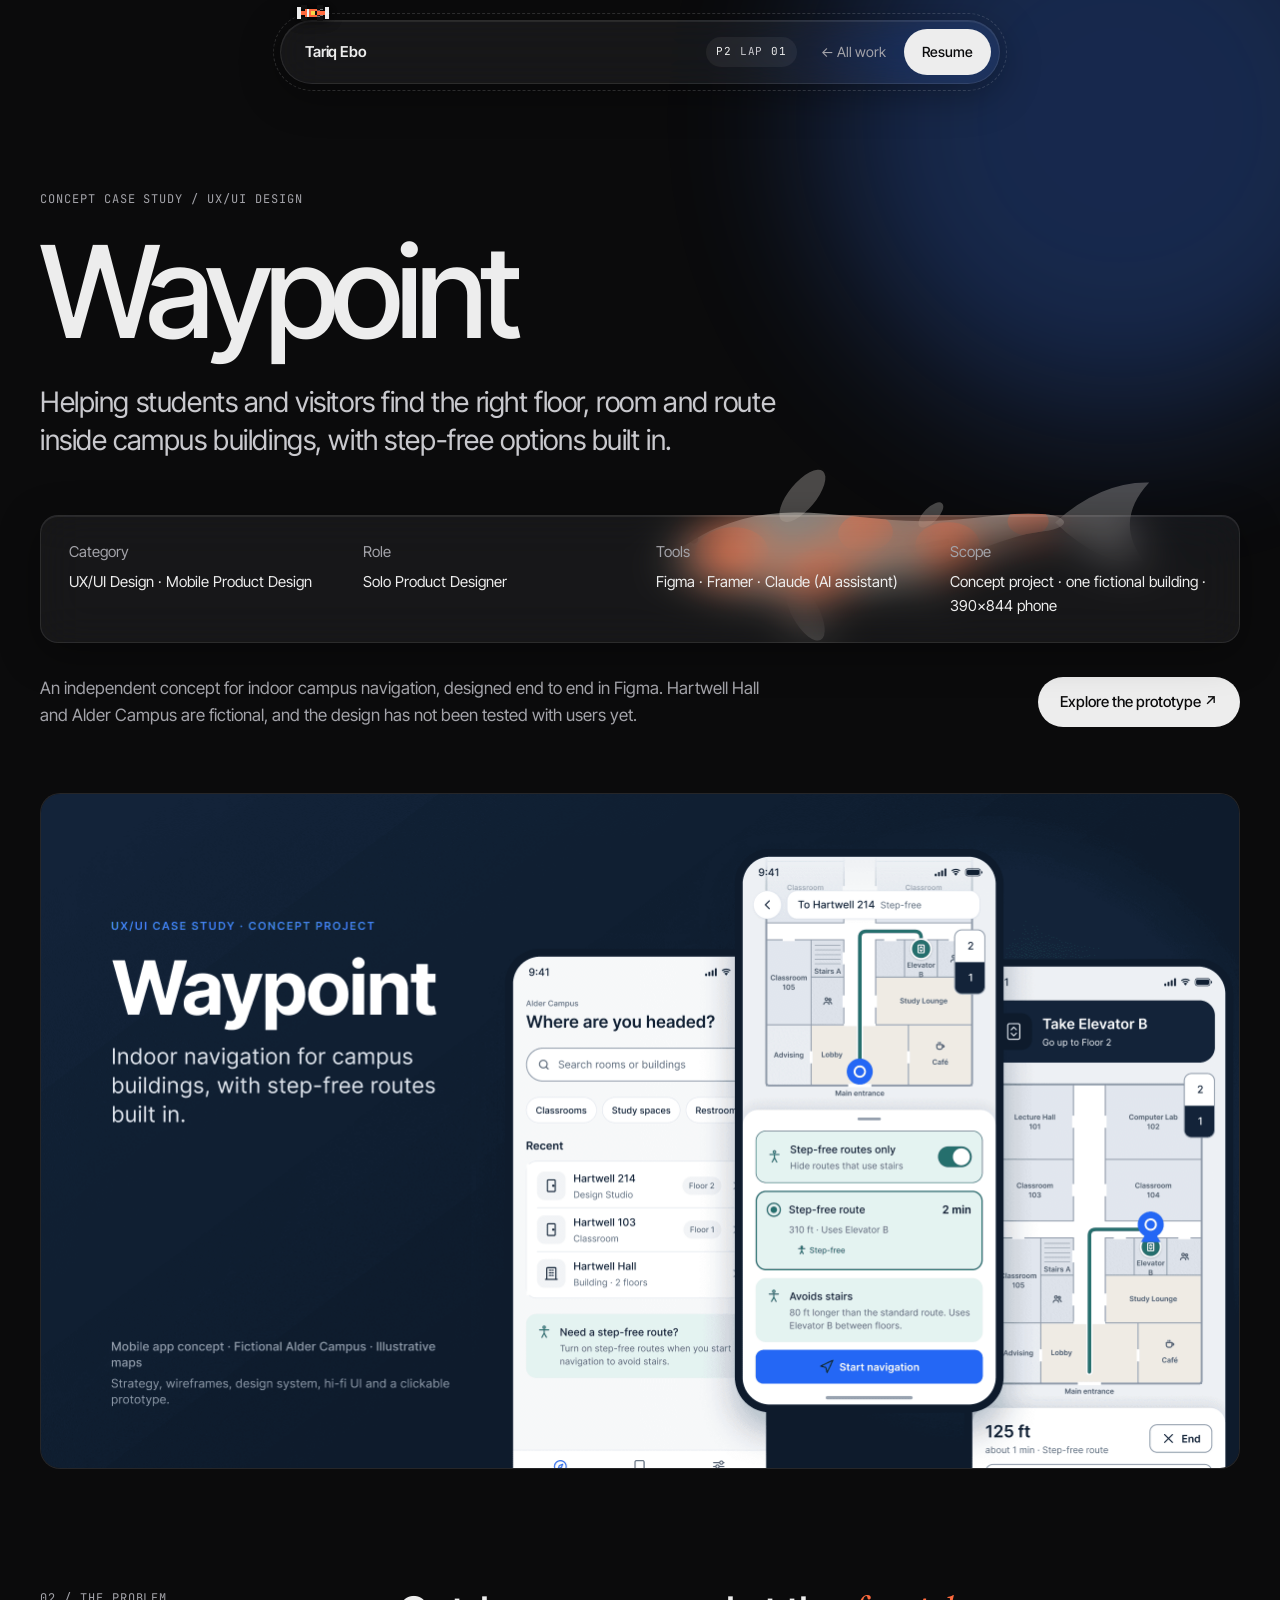
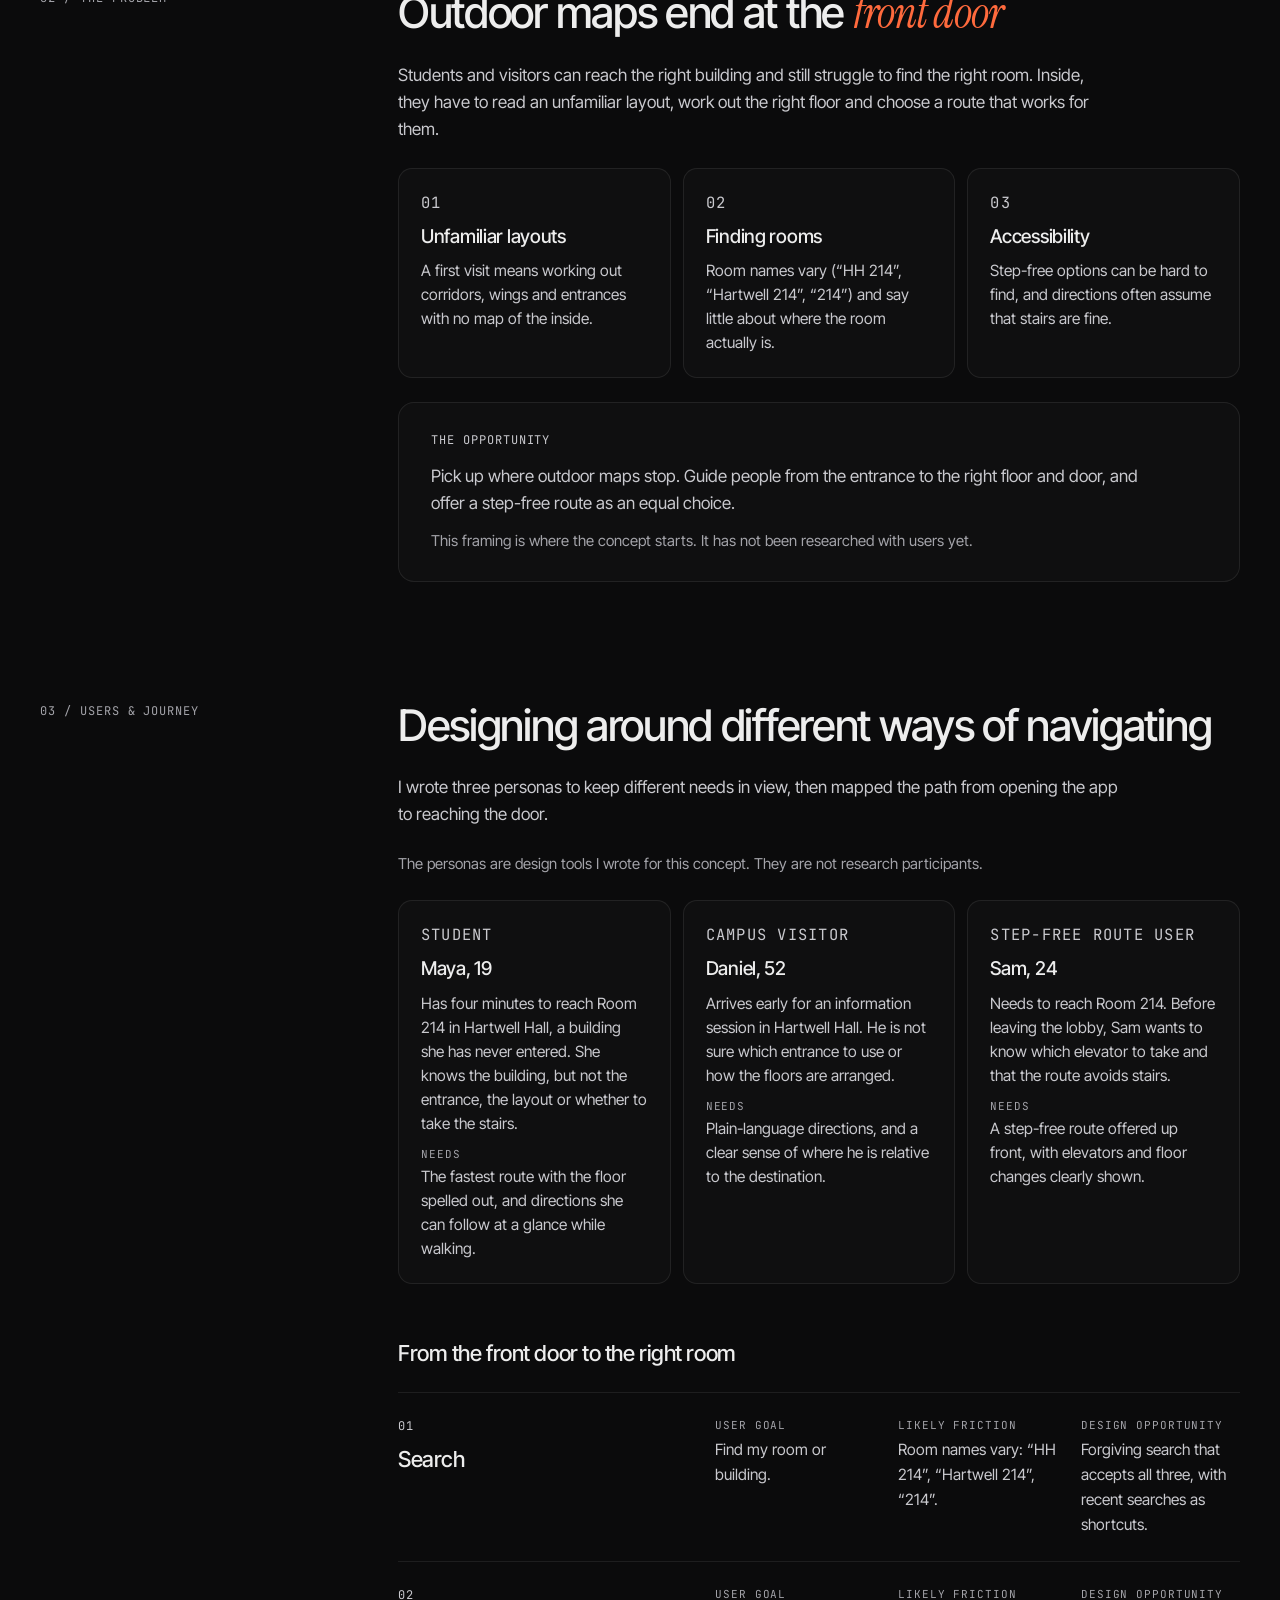
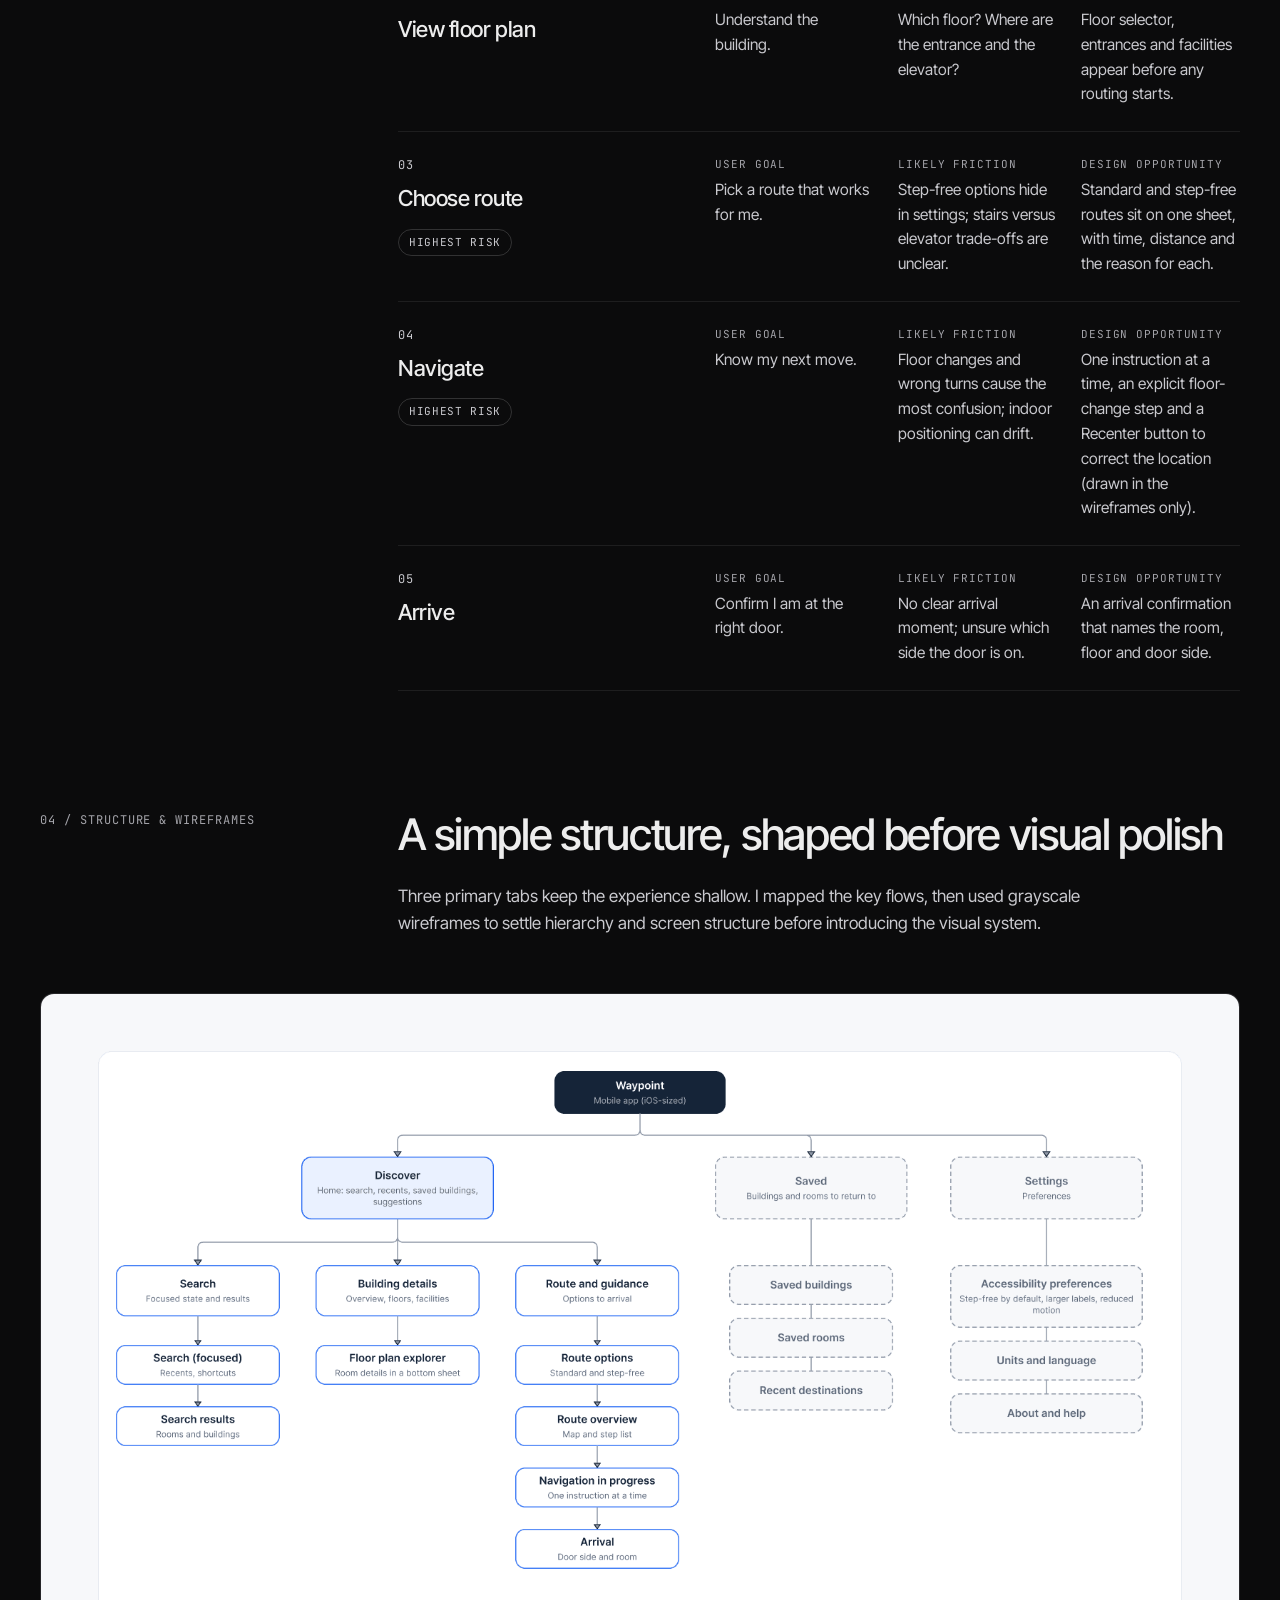
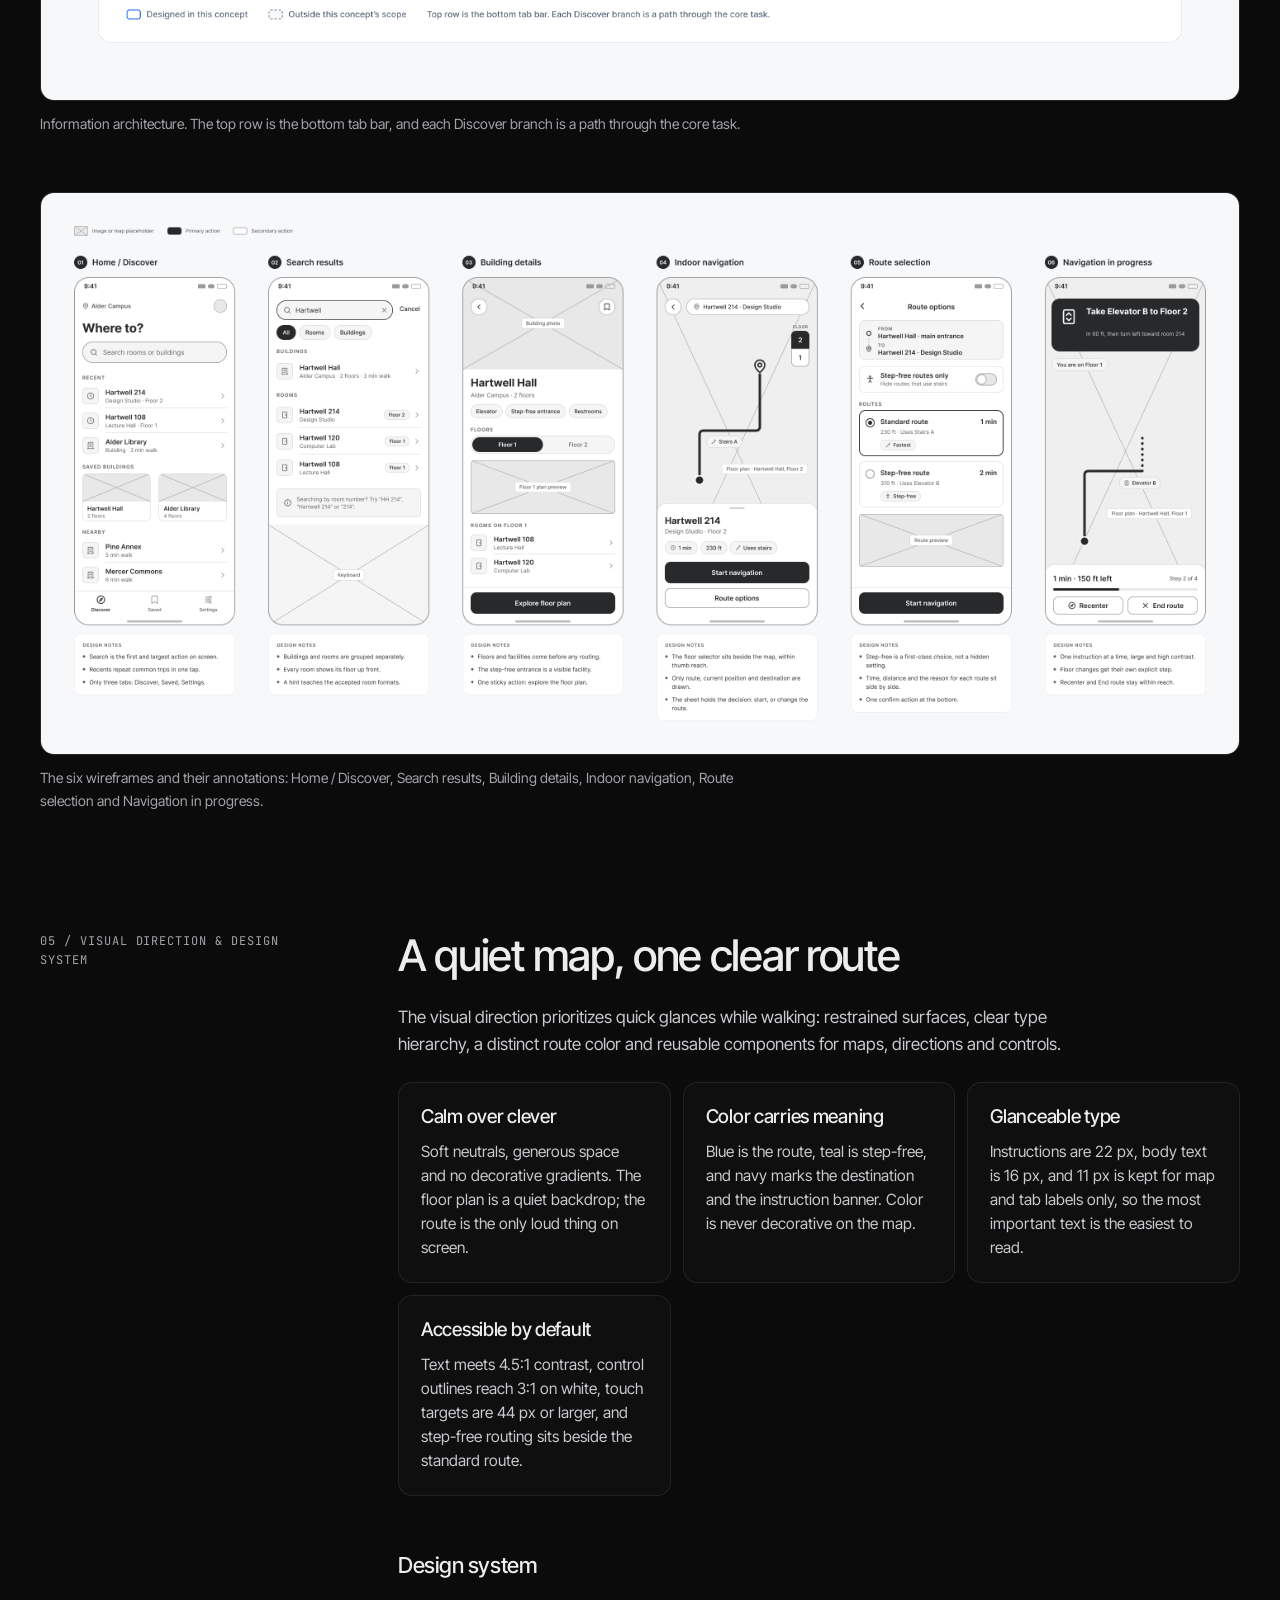
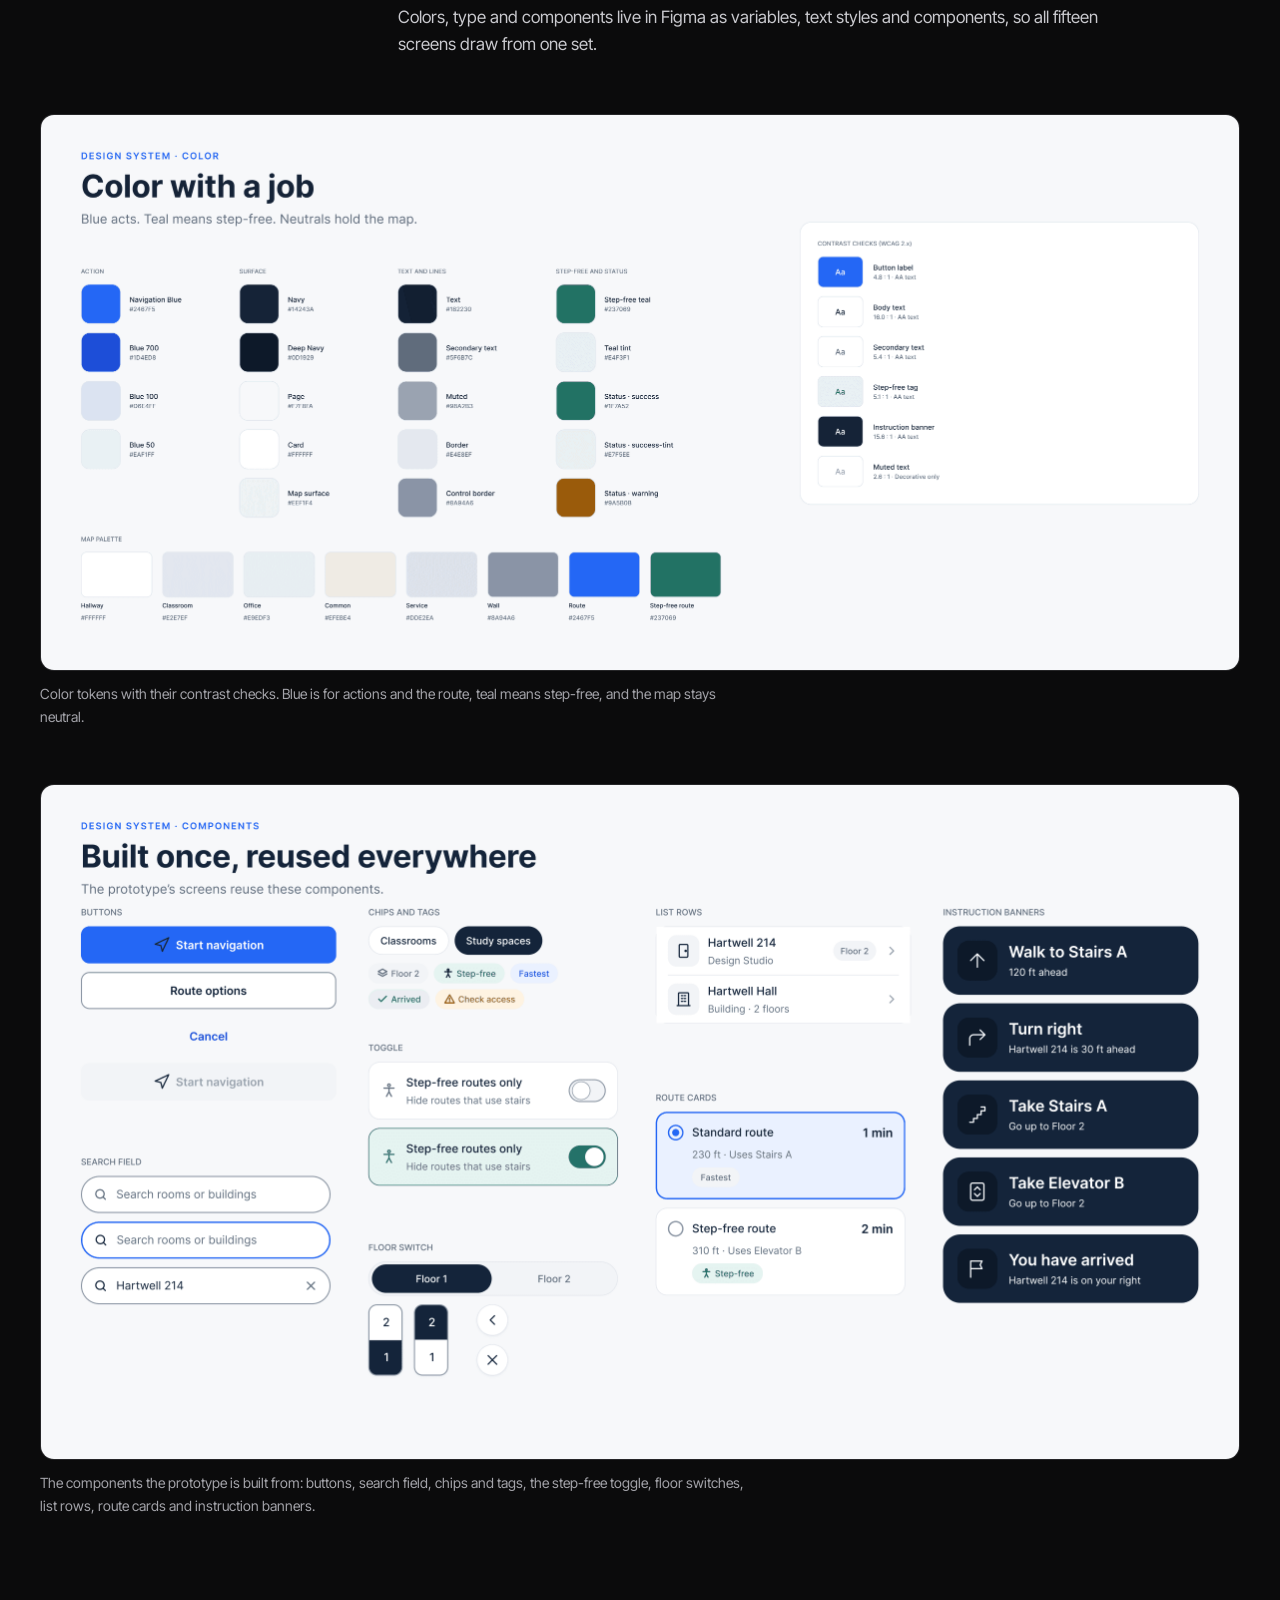
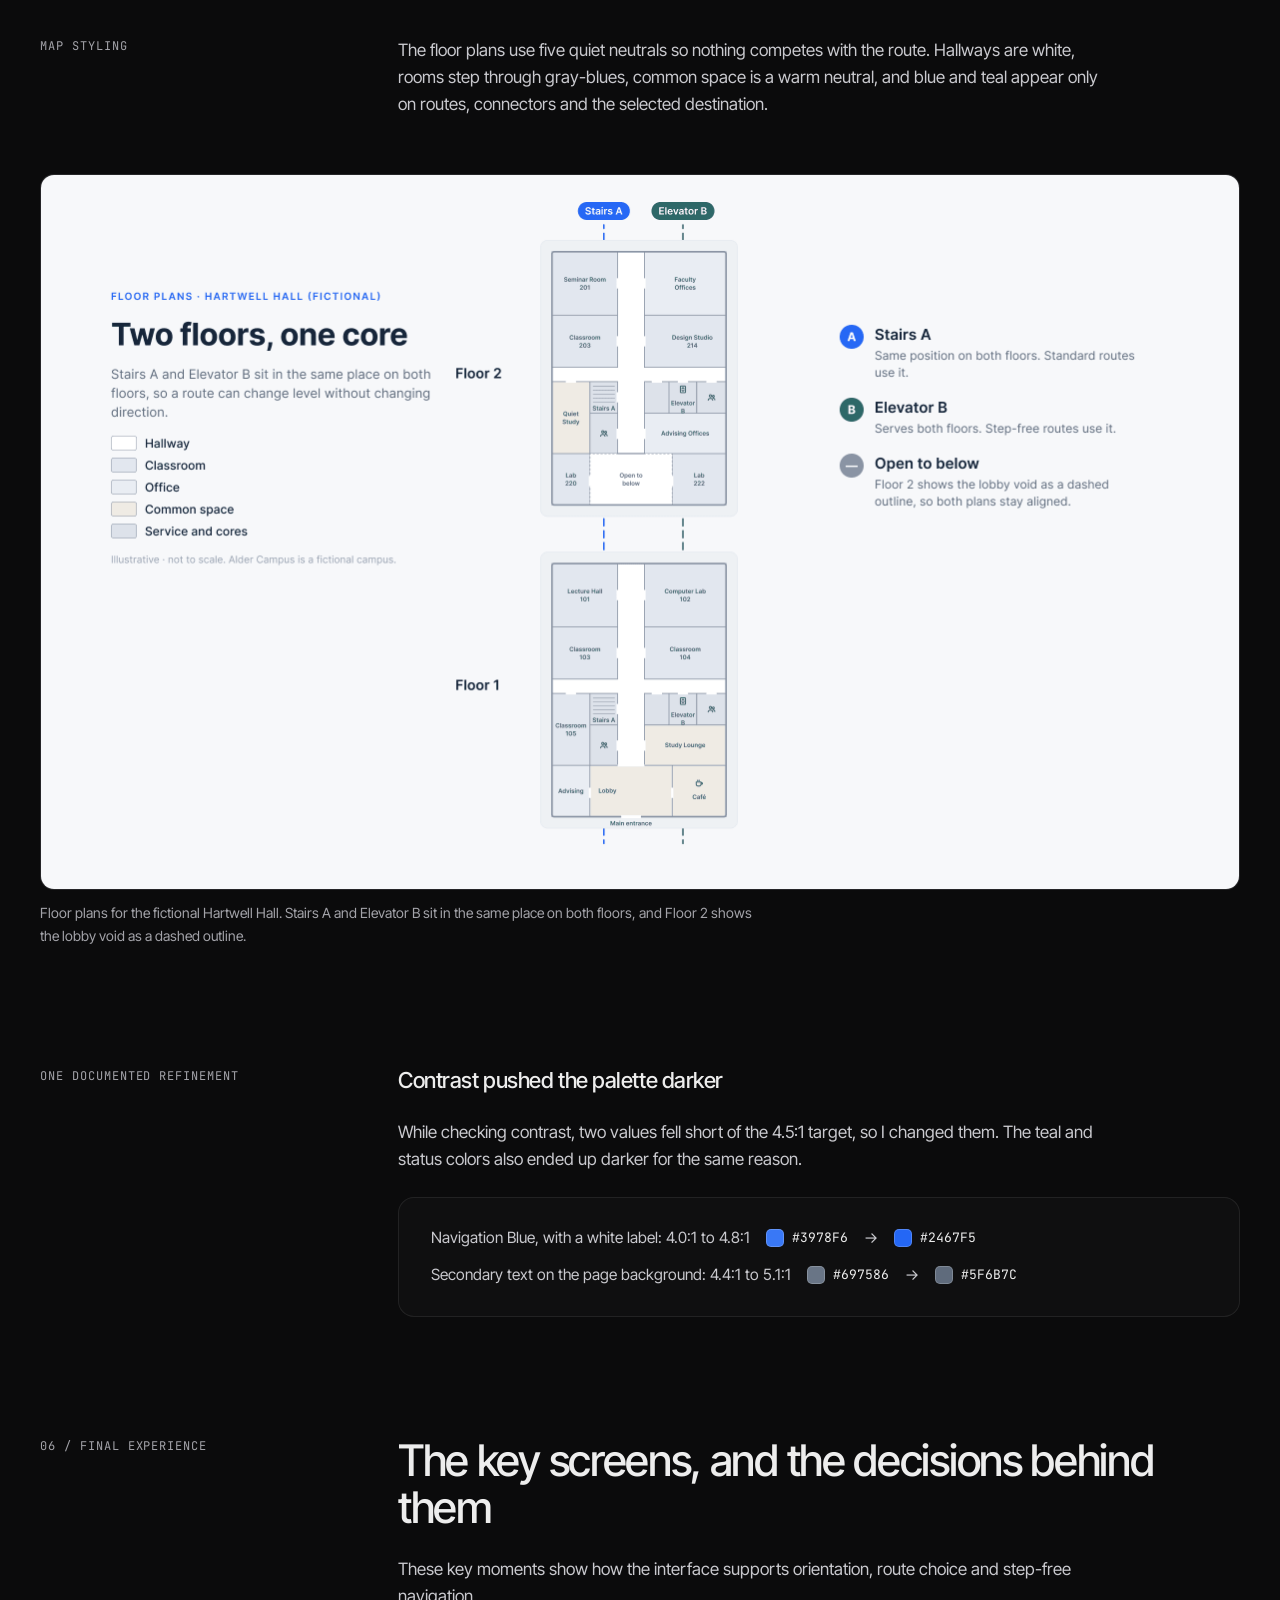
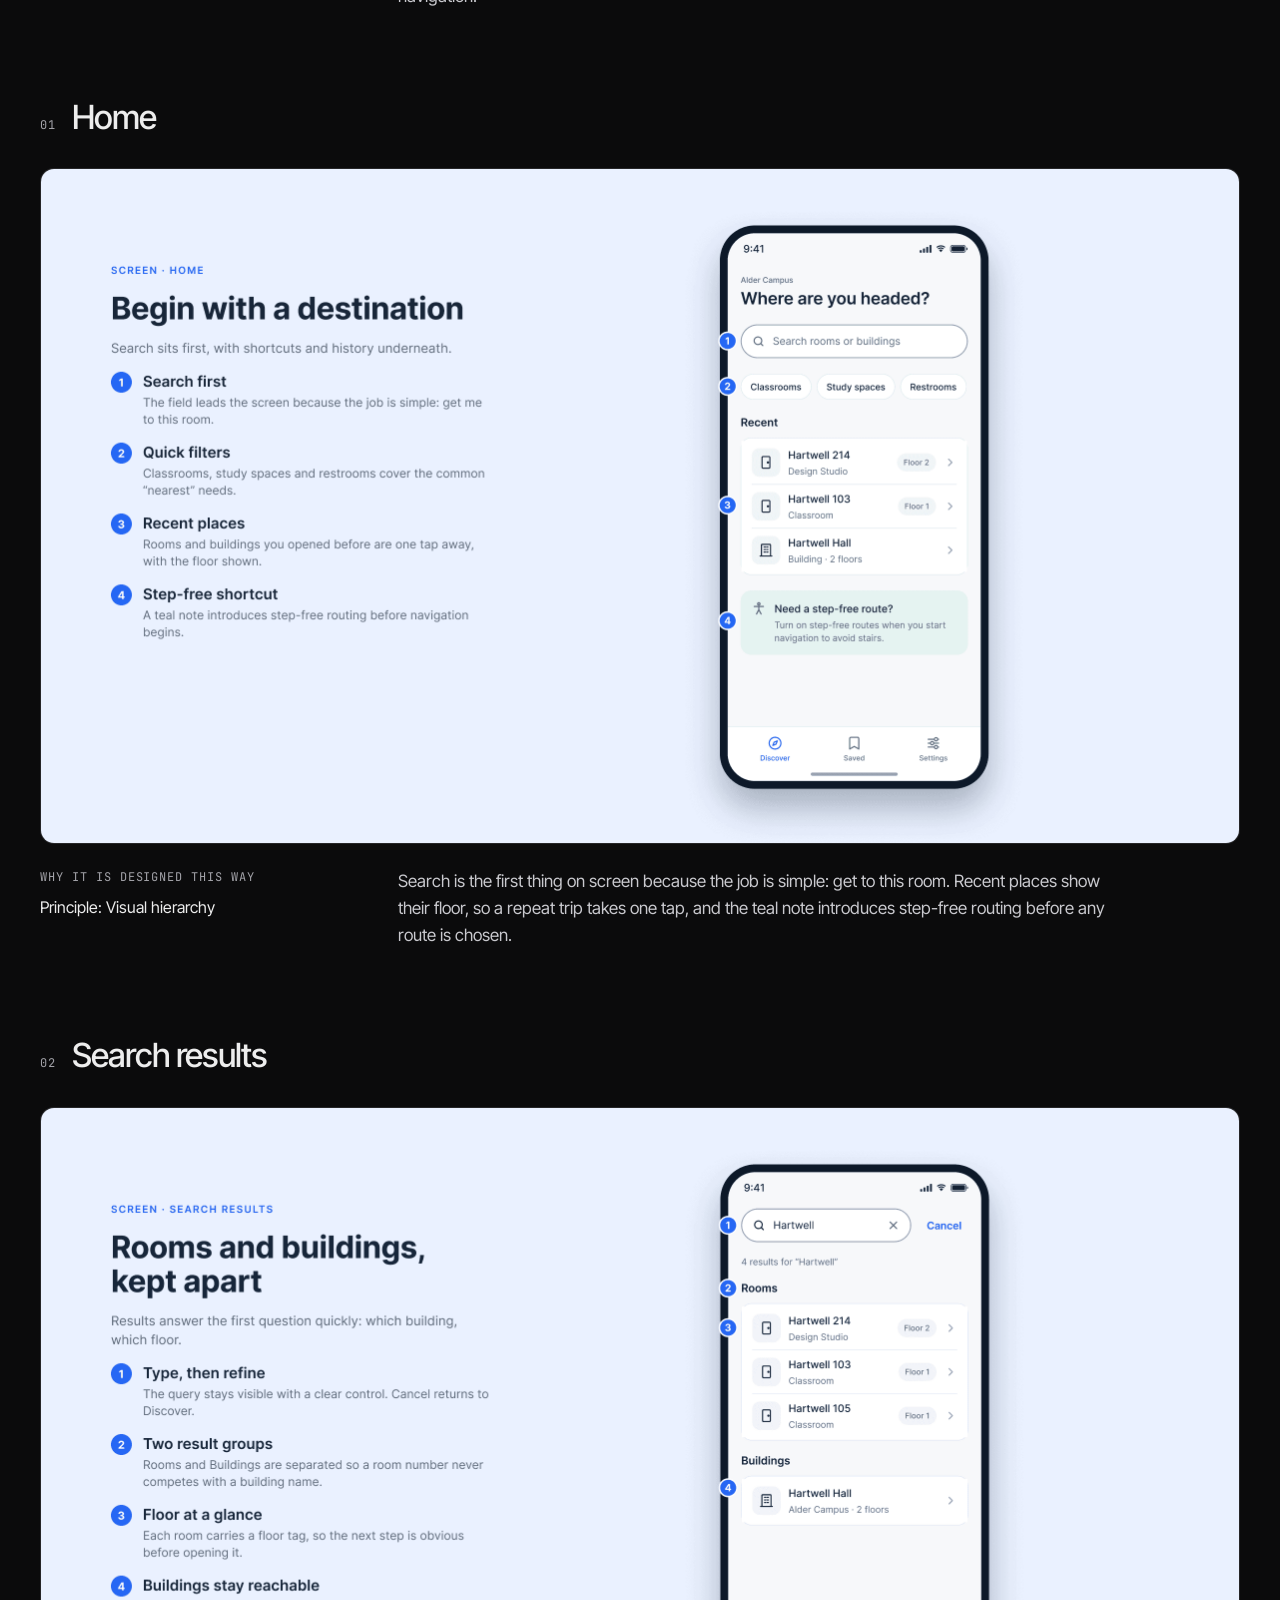
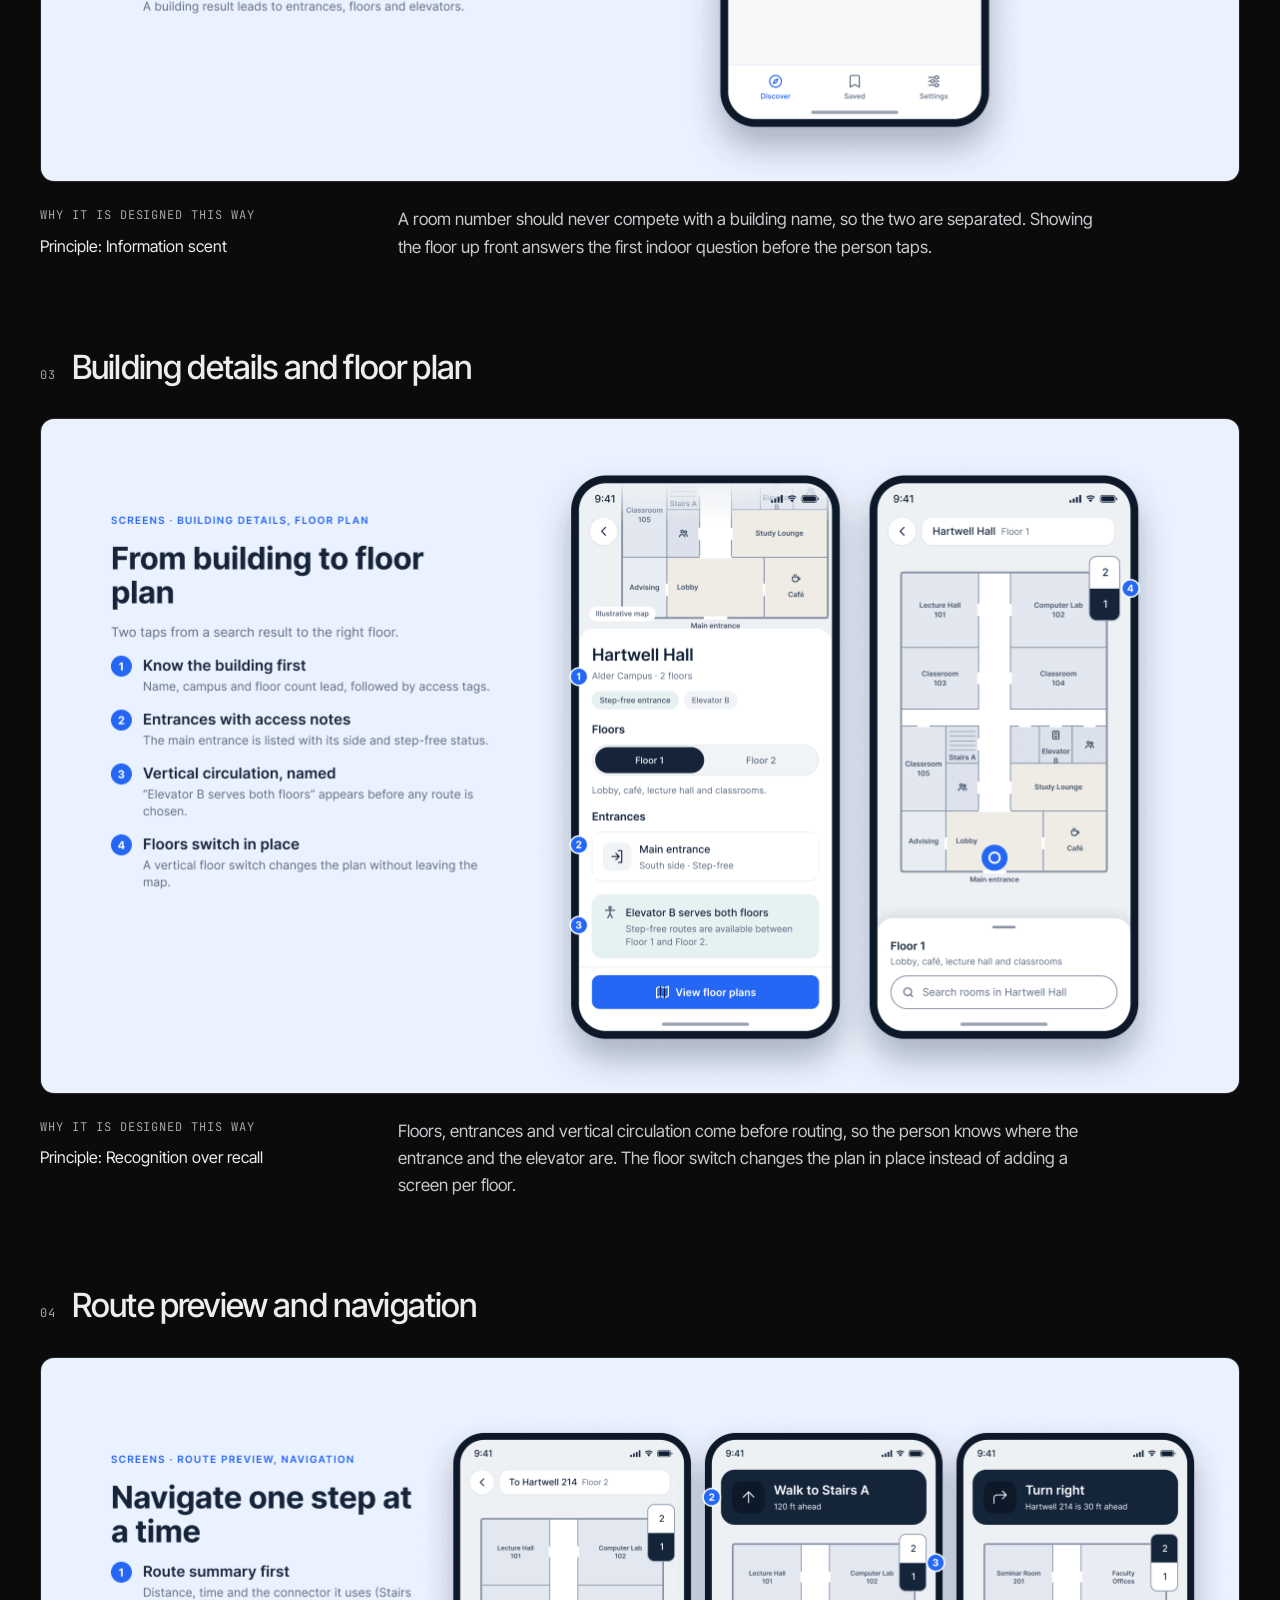
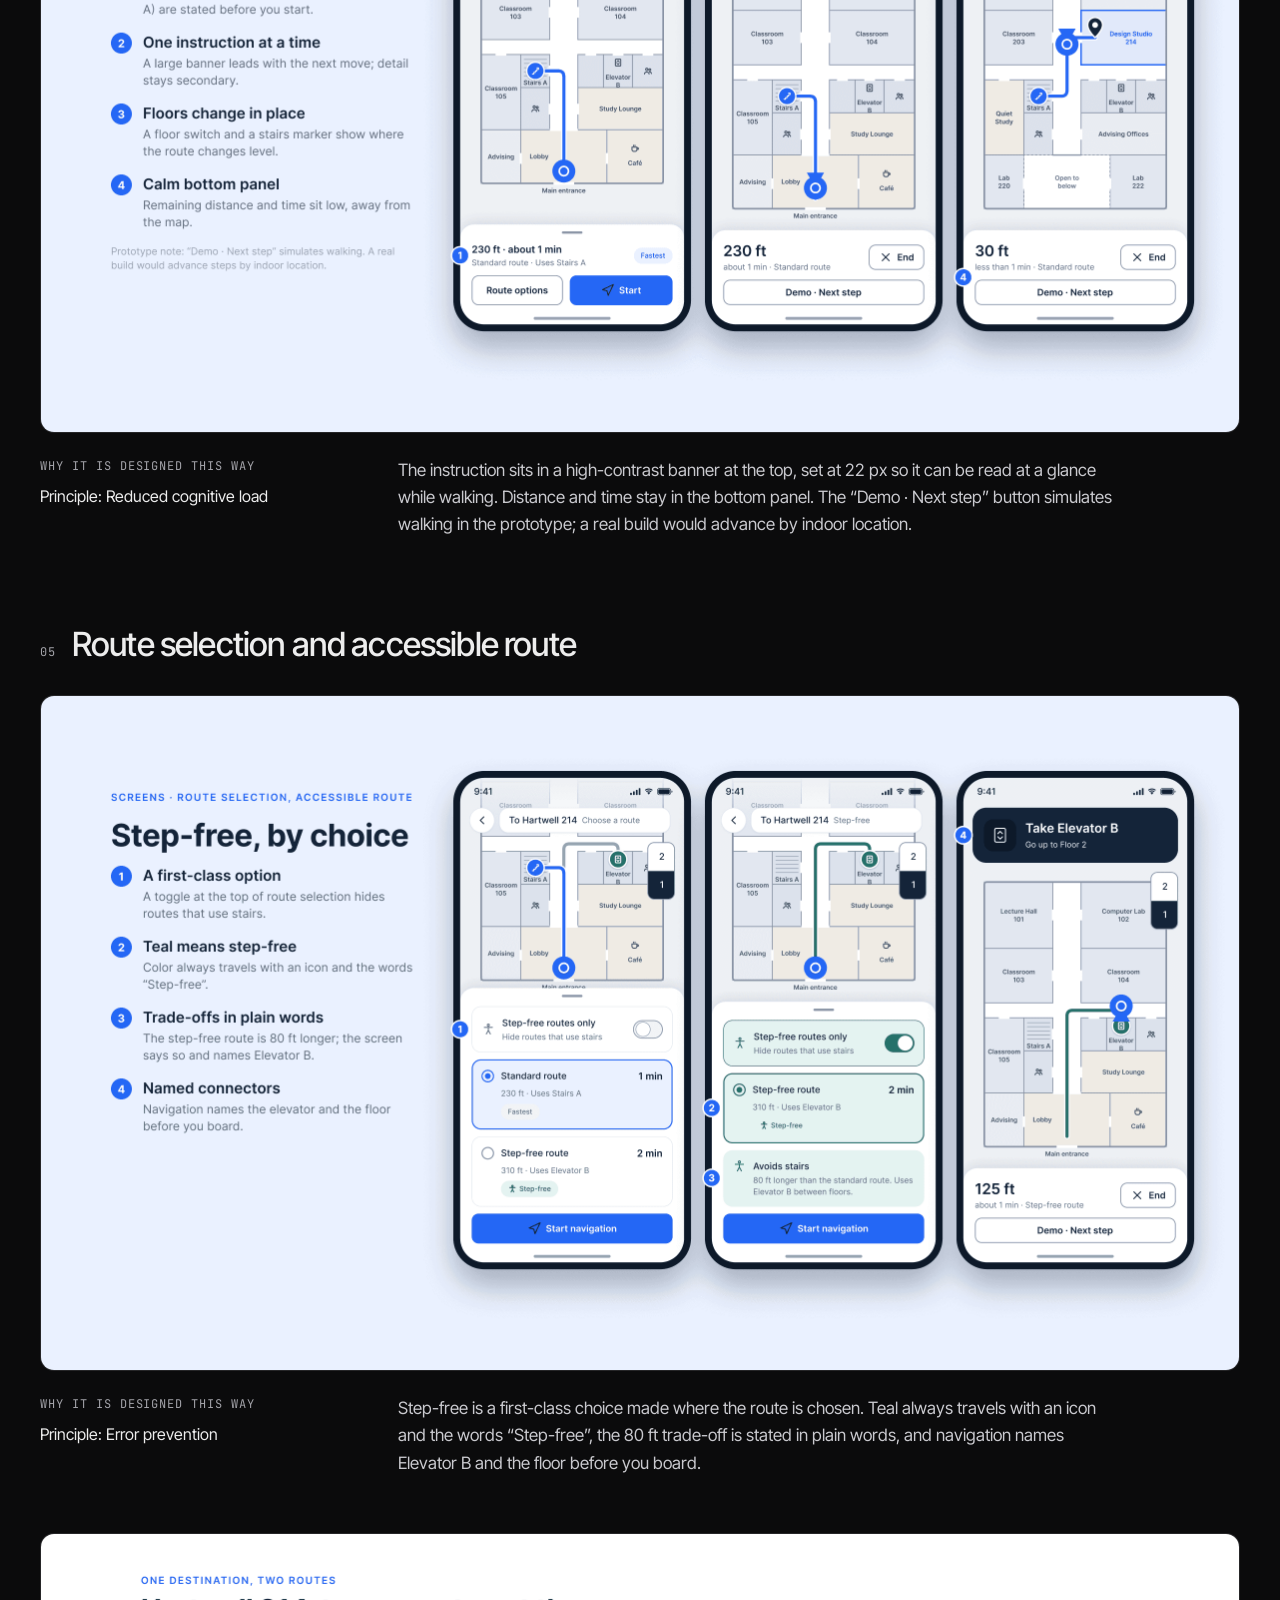
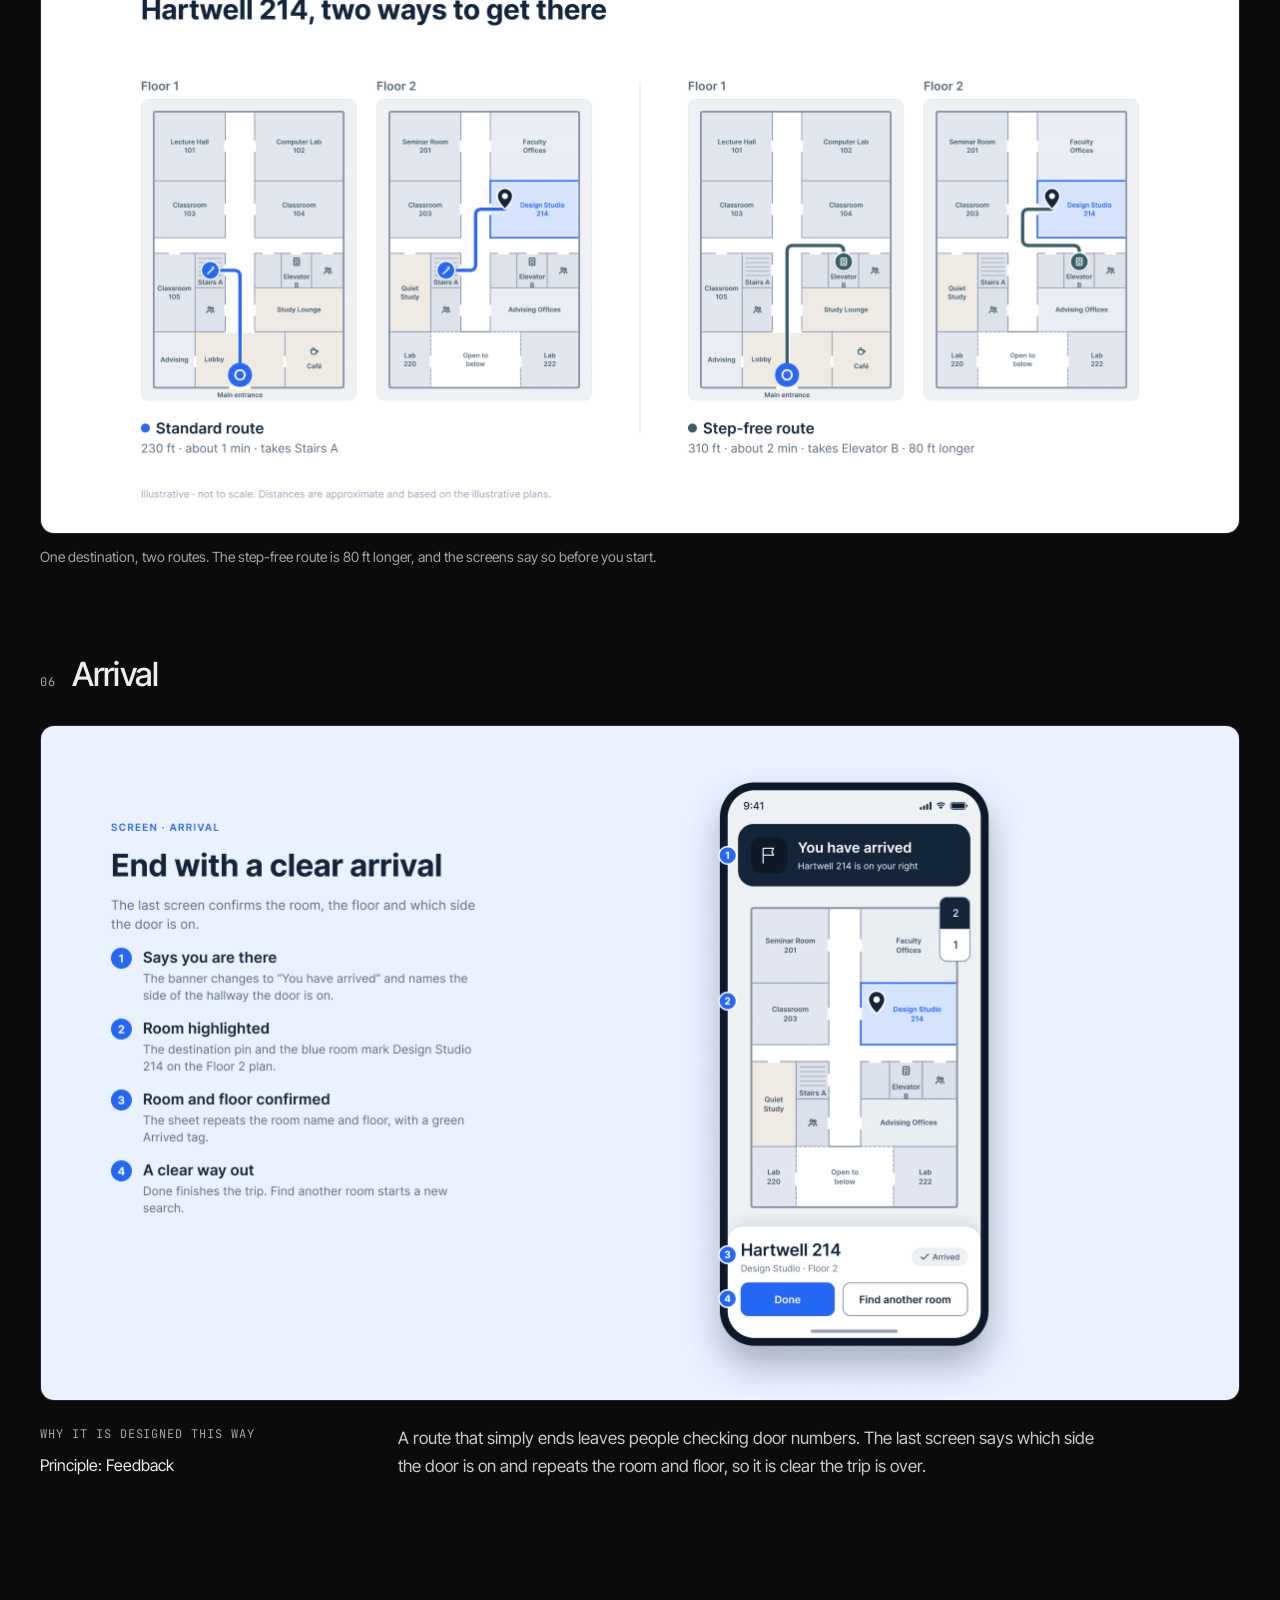
<file: work/waypoint.html>
<!doctype html>
<html lang="en">
<head>
  <meta charset="utf-8">
  <meta name="viewport" content="width=device-width, initial-scale=1">
  <title>Waypoint — Tariq Ebo</title>
  <meta name="description" content="Waypoint is a concept for indoor campus navigation with step-free routes built in. A UX/UI case study by Tariq Ebo.">
  <meta property="og:title" content="Waypoint — indoor campus navigation concept">
  <meta property="og:image" content="../assets/img/waypoint/hero.png">
  <link rel="icon" href="../assets/favicon.svg" type="image/svg+xml">
  <link rel="preconnect" href="https://fonts.googleapis.com">
  <link rel="preconnect" href="https://fonts.gstatic.com" crossorigin>
  <link href="https://fonts.googleapis.com/css2?family=Inter+Tight:wght@400;500;600&family=Instrument+Serif:ital@0;1&family=JetBrains+Mono:wght@400&display=swap" rel="stylesheet">
  <link rel="stylesheet" href="../css/style.css">
  <script>document.documentElement.classList.add("js");</script>
</head>
<body>
  <a class="skip-link" href="#content">Skip to content</a>

  <div class="nav-shell">
    <nav class="nav glass" aria-label="Main">
      <a class="nav-brand" href="../index.html">Tariq Ebo</a>
      <div class="nav-links">
        <span class="lap-chip" aria-hidden="true"></span>
        <a class="text-link" href="../index.html#work">← All work</a>
        <a class="nav-cta" data-pit href="https://drive.google.com/file/d/1EJT7WIdHumrBzgWnmrdFnhgLevJQh3FU/view?usp=sharing" target="_blank" rel="noopener">Resume</a>
      </div>
    </nav>
  </div>

  <main id="content">
    <!-- TITLE -->
    <header class="case-hero">
      <div class="glow-layer" aria-hidden="true">
        <div class="orb" style="top: -180px; right: -140px; width: 600px; height: 600px; background: var(--blue); opacity: 0.28"></div>
      </div>
      <div class="wrap">
        <p class="kicker">Concept case study / UX/UI design</p>
        <h1>Waypoint</h1>
        <p class="case-lead">Helping students and visitors find the right floor, room and route inside campus buildings, with step-free options built in.</p>

        <dl class="case-meta glass">
          <div><dt>Category</dt><dd>UX/UI Design · Mobile Product Design</dd></div>
          <div><dt>Role</dt><dd>Solo Product Designer</dd></div>
          <div><dt>Tools</dt><dd>Figma · Framer · Claude (AI assistant)</dd></div>
          <div><dt>Scope</dt><dd>Concept project · one fictional building · 390×844 phone</dd></div>
        </dl>

        <div class="case-intro">
          <p>An independent concept for indoor campus navigation, designed end to end in Figma. Hartwell Hall and Alder Campus are fictional, and the design has not been tested with users yet.</p>
          <a class="btn btn-solid" href="https://www.figma.com/proto/HJjyxllXbSOyPlOVEP5qT2/Waypoint?page-id=3%3A8&node-id=30-110&starting-point-node-id=30%3A110&scaling=scale-down&content-scaling=fixed" target="_blank" rel="noopener">Explore the prototype ↗</a>
        </div>
      </div>
    </header>

    <div class="wrap">
      <figure class="shot shot-hero reveal">
        <img data-zoom src="../assets/img/waypoint/hero.png" width="2400" height="1350" alt="Waypoint hero: three phone screens showing a home search, a step-free route choice and a navigation instruction inside a fictional campus building.">
      </figure>

      <!-- 02 THE PROBLEM -->
      <section class="block reveal">
        <div class="block-label"><p class="kicker">02 / The problem</p></div>
        <div class="block-body">
          <h2>Outdoor maps end at the <span class="accent">front door</span></h2>
          <p>Students and visitors can reach the right building and still struggle to find the right room. Inside, they have to read an unfamiliar layout, work out the right floor and choose a route that works for them.</p>
          <div class="tiles">
            <div class="tile"><p class="kicker">01</p><h3>Unfamiliar layouts</h3><p>A first visit means working out corridors, wings and entrances with no map of the inside.</p></div>
            <div class="tile"><p class="kicker">02</p><h3>Finding rooms</h3><p>Room names vary (“HH 214”, “Hartwell 214”, “214”) and say little about where the room actually is.</p></div>
            <div class="tile"><p class="kicker">03</p><h3>Accessibility</h3><p>Step-free options can be hard to find, and directions often assume that stairs are fine.</p></div>
          </div>
          <div class="note">
            <p class="kicker">The opportunity</p>
            <p>Pick up where outdoor maps stop. Guide people from the entrance to the right floor and door, and offer a step-free route as an equal choice.</p>
            <p class="small">This framing is where the concept starts. It has not been researched with users yet.</p>
          </div>
        </div>
      </section>

      <!-- 03 USERS & JOURNEY -->
      <section class="block reveal">
        <div class="block-label"><p class="kicker">03 / Users &amp; journey</p></div>
        <div class="block-body">
          <h2>Designing around different ways of navigating</h2>
          <p>I wrote three personas to keep different needs in view, then mapped the path from opening the app to reaching the door.</p>
          <p class="small">The personas are design tools I wrote for this concept. They are not research participants.</p>
          <div class="tiles">
            <div class="tile">
              <p class="kicker">Student</p>
              <h3>Maya, 19</h3>
              <p>Has four minutes to reach Room 214 in Hartwell Hall, a building she has never entered. She knows the building, but not the entrance, the layout or whether to take the stairs.</p>
              <p><span class="label">Needs</span>The fastest route with the floor spelled out, and directions she can follow at a glance while walking.</p>
            </div>
            <div class="tile">
              <p class="kicker">Campus visitor</p>
              <h3>Daniel, 52</h3>
              <p>Arrives early for an information session in Hartwell Hall. He is not sure which entrance to use or how the floors are arranged.</p>
              <p><span class="label">Needs</span>Plain-language directions, and a clear sense of where he is relative to the destination.</p>
            </div>
            <div class="tile">
              <p class="kicker">Step-free route user</p>
              <h3>Sam, 24</h3>
              <p>Needs to reach Room 214. Before leaving the lobby, Sam wants to know which elevator to take and that the route avoids stairs.</p>
              <p><span class="label">Needs</span>A step-free route offered up front, with elevators and floor changes clearly shown.</p>
            </div>
          </div>

          <h3>From the front door to the right room</h3>
          <div class="rows">
            <div class="rows-item">
              <div class="rows-title"><p class="kicker">01</p><h4>Search</h4></div>
              <div class="rows-body">
                <p><span class="label">User goal</span>Find my room or building.</p>
                <p><span class="label">Likely friction</span>Room names vary: “HH 214”, “Hartwell 214”, “214”.</p>
                <p><span class="label">Design opportunity</span>Forgiving search that accepts all three, with recent searches as shortcuts.</p>
              </div>
            </div>
            <div class="rows-item">
              <div class="rows-title"><p class="kicker">02</p><h4>View floor plan</h4></div>
              <div class="rows-body">
                <p><span class="label">User goal</span>Understand the building.</p>
                <p><span class="label">Likely friction</span>Which floor? Where are the entrance and the elevator?</p>
                <p><span class="label">Design opportunity</span>Floor selector, entrances and facilities appear before any routing starts.</p>
              </div>
            </div>
            <div class="rows-item">
              <div class="rows-title"><p class="kicker">03</p><h4>Choose route</h4><p style="margin-top: 10px"><span class="tag">Highest risk</span></p></div>
              <div class="rows-body">
                <p><span class="label">User goal</span>Pick a route that works for me.</p>
                <p><span class="label">Likely friction</span>Step-free options hide in settings; stairs versus elevator trade-offs are unclear.</p>
                <p><span class="label">Design opportunity</span>Standard and step-free routes sit on one sheet, with time, distance and the reason for each.</p>
              </div>
            </div>
            <div class="rows-item">
              <div class="rows-title"><p class="kicker">04</p><h4>Navigate</h4><p style="margin-top: 10px"><span class="tag">Highest risk</span></p></div>
              <div class="rows-body">
                <p><span class="label">User goal</span>Know my next move.</p>
                <p><span class="label">Likely friction</span>Floor changes and wrong turns cause the most confusion; indoor positioning can drift.</p>
                <p><span class="label">Design opportunity</span>One instruction at a time, an explicit floor-change step and a Recenter button to correct the location (drawn in the wireframes only).</p>
              </div>
            </div>
            <div class="rows-item">
              <div class="rows-title"><p class="kicker">05</p><h4>Arrive</h4></div>
              <div class="rows-body">
                <p><span class="label">User goal</span>Confirm I am at the right door.</p>
                <p><span class="label">Likely friction</span>No clear arrival moment; unsure which side the door is on.</p>
                <p><span class="label">Design opportunity</span>An arrival confirmation that names the room, floor and door side.</p>
              </div>
            </div>
          </div>
        </div>
      </section>

      <!-- 04 STRUCTURE & WIREFRAMES -->
      <section class="block reveal">
        <div class="block-label"><p class="kicker">04 / Structure &amp; wireframes</p></div>
        <div class="block-body">
          <h2>A simple structure, shaped before visual polish</h2>
          <p>Three primary tabs keep the experience shallow. I mapped the key flows, then used grayscale wireframes to settle hierarchy and screen structure before introducing the visual system.</p>
        </div>
      </section>
      <div class="full reveal">
        <figure>
          <div class="shot"><img data-zoom loading="lazy" src="../assets/img/waypoint/ia.png" width="1680" height="990" alt="Information architecture diagram. A bottom tab bar holds Discover, Saved and Settings. Discover branches into Search, Building details and Route and guidance; Saved and Settings are marked as outside the concept’s scope."></div>
          <figcaption>Information architecture. The top row is the bottom tab bar, and each Discover branch is a path through the core task.</figcaption>
        </figure>
      </div>
      <div class="full reveal">
        <figure>
          <div class="shot"><img data-zoom loading="lazy" src="../assets/img/waypoint/wireframes.png" width="2900" height="1360" alt="Six grayscale wireframes with annotations: Home / Discover, Search results, Building details, Indoor navigation, Route selection and Navigation in progress."></div>
          <figcaption>The six wireframes and their annotations: Home / Discover, Search results, Building details, Indoor navigation, Route selection and Navigation in progress.</figcaption>
        </figure>
      </div>

      <!-- 05 VISUAL DIRECTION & DESIGN SYSTEM -->
      <section class="block reveal">
        <div class="block-label"><p class="kicker">05 / Visual direction &amp; design system</p></div>
        <div class="block-body">
          <h2>A quiet map, one clear route</h2>
          <p>The visual direction prioritizes quick glances while walking: restrained surfaces, clear type hierarchy, a distinct route color and reusable components for maps, directions and controls.</p>
          <div class="tiles">
            <div class="tile"><h3>Calm over clever</h3><p>Soft neutrals, generous space and no decorative gradients. The floor plan is a quiet backdrop; the route is the only loud thing on screen.</p></div>
            <div class="tile"><h3>Color carries meaning</h3><p>Blue is the route, teal is step-free, and navy marks the destination and the instruction banner. Color is never decorative on the map.</p></div>
            <div class="tile"><h3>Glanceable type</h3><p>Instructions are 22 px, body text is 16 px, and 11 px is kept for map and tab labels only, so the most important text is the easiest to read.</p></div>
            <div class="tile"><h3>Accessible by default</h3><p>Text meets 4.5:1 contrast, control outlines reach 3:1 on white, touch targets are 44 px or larger, and step-free routing sits beside the standard route.</p></div>
          </div>

          <h3>Design system</h3>
          <p>Colors, type and components live in Figma as variables, text styles and components, so all fifteen screens draw from one set.</p>
        </div>
      </section>
      <div class="full reveal">
        <figure>
          <div class="shot"><img data-zoom loading="lazy" src="../assets/img/waypoint/color-system.png" width="2400" height="1113" alt="Waypoint color system: action blues, navy surfaces, text and line neutrals, step-free teal and status colors, a map palette, and a table of contrast checks."></div>
          <figcaption>Color tokens with their contrast checks. Blue is for actions and the route, teal means step-free, and the map stays neutral.</figcaption>
        </figure>
      </div>
      <div class="full reveal">
        <figure>
          <div class="shot"><img data-zoom loading="lazy" src="../assets/img/waypoint/components.png" width="2400" height="1350" alt="Waypoint components: buttons, search field states, chips and tags, the step-free toggle off and on, floor switches, list rows, route cards and five instruction banners."></div>
          <figcaption>The components the prototype is built from: buttons, search field, chips and tags, the step-free toggle, floor switches, list rows, route cards and instruction banners.</figcaption>
        </figure>
      </div>

      <section class="block reveal">
        <div class="block-label"><p class="kicker">Map styling</p></div>
        <div class="block-body">
          <p>The floor plans use five quiet neutrals so nothing competes with the route. Hallways are white, rooms step through gray-blues, common space is a warm neutral, and blue and teal appear only on routes, connectors and the selected destination.</p>
        </div>
      </section>
      <div class="full reveal">
        <figure>
          <div class="shot"><img data-zoom loading="lazy" src="../assets/img/waypoint/floor-plans.png" width="2400" height="1430" alt="Floor plans of the fictional Hartwell Hall, Floor 1 and Floor 2, in neutral room fills with Stairs A marked in blue and Elevator B marked in teal. A legend lists hallway, classroom, office, common space and service cores."></div>
          <figcaption>Floor plans for the fictional Hartwell Hall. Stairs A and Elevator B sit in the same place on both floors, and Floor 2 shows the lobby void as a dashed outline.</figcaption>
        </figure>
      </div>

      <section class="block reveal">
        <div class="block-label"><p class="kicker">One documented refinement</p></div>
        <div class="block-body">
          <h3 style="margin-top: 0">Contrast pushed the palette darker</h3>
          <p>While checking contrast, two values fell short of the 4.5:1 target, so I changed them. The teal and status colors also ended up darker for the same reason.</p>
          <div class="note">
            <div class="swatch-row">
              <span>Navigation Blue, with a white label: 4.0:1 to 4.8:1</span>
              <span class="swatch"><i style="background: #3978F6"></i>#3978F6</span>
              <span aria-hidden="true">→</span>
              <span class="swatch"><i style="background: #2467F5"></i>#2467F5</span>
            </div>
            <div class="swatch-row">
              <span>Secondary text on the page background: 4.4:1 to 5.1:1</span>
              <span class="swatch"><i style="background: #697586"></i>#697586</span>
              <span aria-hidden="true">→</span>
              <span class="swatch"><i style="background: #5F6B7C"></i>#5F6B7C</span>
            </div>
          </div>
        </div>
      </section>

      <!-- 06 FINAL EXPERIENCE
           Each "moment" shows the wide annotated mockup on big screens and the
           plain phone screens on small ones. -->
      <section class="block reveal">
        <div class="block-label"><p class="kicker">06 / Final experience</p></div>
        <div class="block-body">
          <h2>The key screens, and the decisions behind them</h2>
          <p>These key moments show how the interface supports orientation, route choice and step-free navigation.</p>
        </div>
      </section>

      <article class="moment reveal">
        <div class="moment-head"><span class="kicker">01</span><h3>Home</h3></div>
        <figure class="shot shot-wide"><img data-zoom loading="lazy" src="../assets/img/waypoint/mock-home.png" width="2400" height="1350" alt="Home screen with a search field, quick filters, recent places and a step-free note, beside four numbered notes."></figure>
        <div class="phones shot-phones">
          <figure><img loading="lazy" src="../assets/img/waypoint/screen-01-home.png" width="780" height="1688" alt="Home screen: search field, quick filters, recent places and a step-free note."></figure>
        </div>
        <div class="why">
          <div class="why-label"><p class="kicker">Why it is designed this way</p><p class="principle">Principle: Visual hierarchy</p></div>
          <div class="why-text"><p>Search is the first thing on screen because the job is simple: get to this room. Recent places show their floor, so a repeat trip takes one tap, and the teal note introduces step-free routing before any route is chosen.</p></div>
        </div>
      </article>

      <article class="moment reveal">
        <div class="moment-head"><span class="kicker">02</span><h3>Search results</h3></div>
        <figure class="shot shot-wide"><img data-zoom loading="lazy" src="../assets/img/waypoint/mock-search.png" width="2400" height="1350" alt="Search results for “Hartwell”, with rooms and buildings in separate groups and a floor tag on every room, beside four numbered notes."></figure>
        <div class="phones shot-phones">
          <figure><img loading="lazy" src="../assets/img/waypoint/screen-02-search.png" width="780" height="1688" alt="Search results for “Hartwell”, with rooms and buildings in separate groups."></figure>
        </div>
        <div class="why">
          <div class="why-label"><p class="kicker">Why it is designed this way</p><p class="principle">Principle: Information scent</p></div>
          <div class="why-text"><p>A room number should never compete with a building name, so the two are separated. Showing the floor up front answers the first indoor question before the person taps.</p></div>
        </div>
      </article>

      <article class="moment reveal">
        <div class="moment-head"><span class="kicker">03</span><h3>Building details and floor plan</h3></div>
        <figure class="shot shot-wide"><img data-zoom loading="lazy" src="../assets/img/waypoint/mock-building.png" width="2400" height="1350" alt="Building details and floor plan screens for Hartwell Hall, showing access tags, entrances, the floor switch and the Floor 1 plan, beside four numbered notes."></figure>
        <div class="phones shot-phones">
          <figure><img loading="lazy" src="../assets/img/waypoint/screen-03-building.png" width="780" height="1688" alt="Building details for Hartwell Hall with floors, entrances and an elevator note."></figure>
          <figure><img loading="lazy" src="../assets/img/waypoint/screen-04-floor-plan.png" width="780" height="1688" alt="Floor 1 plan of Hartwell Hall with the floor switch."></figure>
        </div>
        <div class="why">
          <div class="why-label"><p class="kicker">Why it is designed this way</p><p class="principle">Principle: Recognition over recall</p></div>
          <div class="why-text"><p>Floors, entrances and vertical circulation come before routing, so the person knows where the entrance and the elevator are. The floor switch changes the plan in place instead of adding a screen per floor.</p></div>
        </div>
      </article>

      <article class="moment reveal">
        <div class="moment-head"><span class="kicker">04</span><h3>Route preview and navigation</h3></div>
        <figure class="shot shot-wide"><img data-zoom loading="lazy" src="../assets/img/waypoint/mock-navigation.png" width="2400" height="1350" alt="Route preview and two navigation screens, with the instruction banners Walk to Stairs A and Turn right, beside four numbered notes."></figure>
        <div class="phones shot-phones">
          <figure><img loading="lazy" src="../assets/img/waypoint/screen-06-route-preview.png" width="780" height="1688" alt="Route preview to Hartwell 214: 230 ft, about 1 minute, via Stairs A."></figure>
          <figure><img loading="lazy" src="../assets/img/waypoint/screen-09-walk-to-stairs.png" width="780" height="1688" alt="Navigation instruction: Walk to Stairs A."></figure>
          <figure><img loading="lazy" src="../assets/img/waypoint/screen-11-turn-right.png" width="780" height="1688" alt="Navigation instruction: Turn right, Hartwell 214 is 30 ft ahead."></figure>
        </div>
        <div class="why">
          <div class="why-label"><p class="kicker">Why it is designed this way</p><p class="principle">Principle: Reduced cognitive load</p></div>
          <div class="why-text"><p>The instruction sits in a high-contrast banner at the top, set at 22 px so it can be read at a glance while walking. Distance and time stay in the bottom panel. The “Demo · Next step” button simulates walking in the prototype; a real build would advance by indoor location.</p></div>
        </div>
      </article>

      <article class="moment reveal">
        <div class="moment-head"><span class="kicker">05</span><h3>Route selection and accessible route</h3></div>
        <figure class="shot shot-wide"><img data-zoom loading="lazy" src="../assets/img/waypoint/mock-accessible.png" width="2400" height="1350" alt="Route selection with the step-free toggle off and on, and the Take Elevator B instruction, beside four numbered notes."></figure>
        <div class="phones shot-phones">
          <figure><img loading="lazy" src="../assets/img/waypoint/screen-07-route-selection.png" width="780" height="1688" alt="Route selection with the standard and step-free routes."></figure>
          <figure><img loading="lazy" src="../assets/img/waypoint/screen-08-step-free.png" width="780" height="1688" alt="Step-free route selected, with a note that it is 80 ft longer."></figure>
          <figure><img loading="lazy" src="../assets/img/waypoint/screen-13-elevator.png" width="780" height="1688" alt="Navigation instruction: Take Elevator B, go up to Floor 2."></figure>
        </div>
        <div class="why">
          <div class="why-label"><p class="kicker">Why it is designed this way</p><p class="principle">Principle: Error prevention</p></div>
          <div class="why-text"><p>Step-free is a first-class choice made where the route is chosen. Teal always travels with an icon and the words “Step-free”, the 80 ft trade-off is stated in plain words, and navigation names Elevator B and the floor before you board.</p></div>
        </div>
      </article>

      <div class="full reveal">
        <figure>
          <div class="shot"><img data-zoom loading="lazy" src="../assets/img/waypoint/two-routes.png" width="2400" height="1200" alt="Hartwell 214 shown two ways on the Floor 1 and Floor 2 plans. Left, the standard route in blue: 230 feet, about 1 minute, via Stairs A. Right, the step-free route in teal: 310 feet, about 2 minutes, via Elevator B, 80 feet longer."></div>
          <figcaption>One destination, two routes. The step-free route is 80 ft longer, and the screens say so before you start.</figcaption>
        </figure>
      </div>

      <article class="moment reveal">
        <div class="moment-head"><span class="kicker">06</span><h3>Arrival</h3></div>
        <figure class="shot shot-wide"><img data-zoom loading="lazy" src="../assets/img/waypoint/mock-arrival.png" width="2400" height="1350" alt="Arrival screen with the banner You have arrived, the destination highlighted on the Floor 2 plan and a room sheet with an Arrived tag, beside four numbered notes."></figure>
        <div class="phones shot-phones">
          <figure><img loading="lazy" src="../assets/img/waypoint/screen-15-arrival.png" width="780" height="1688" alt="Arrival: You have arrived, Hartwell 214 is on your right."></figure>
        </div>
        <div class="why">
          <div class="why-label"><p class="kicker">Why it is designed this way</p><p class="principle">Principle: Feedback</p></div>
          <div class="why-text"><p>A route that simply ends leaves people checking door numbers. The last screen says which side the door is on and repeats the room and floor, so it is clear the trip is over.</p></div>
        </div>
      </article>

      <section class="block reveal">
        <div class="block-label"><p class="kicker">Accessibility decisions</p></div>
        <div class="block-body">
          <div class="tiles">
            <div class="tile"><h3>Step-free selection</h3><p>A toggle on the route-selection sheet, “Step-free routes only”, sits where the route is chosen instead of in settings. Both routes list distance and time, and with the toggle on, a note says the step-free route is 80 ft longer.</p></div>
            <div class="tile"><h3>Contrast</h3><p>Text pairs were checked against the 4.5:1 minimum for text. A script over all 332 text runs on the fifteen screens found none below it, and the lowest is 4.7:1. Teal and blue are only 1.2:1 apart in lightness, so teal never carries meaning without an icon and words.</p></div>
            <div class="tile"><h3>Readability</h3><p>Body text is 16 px, supporting lines are 14 px and tags are 12 px. Instructions step up to 22 px so they can be read mid-stride, and 11 px appears only on map and tab labels. All 40 tappable elements are at least 44 × 44 px.</p></div>
          </div>
          <div class="note">
            <p class="kicker">About these checks</p>
            <p>These are my own design decisions and checks, run with scripts and contrast calculations. They are not an audit, a certification or a claim of WCAG conformance, and none has been tested with people. Screen-reader labels, large-text layouts, voice control and reduced motion are not designed in this concept.</p>
          </div>
        </div>
      </section>

      <!-- 07 PROTOTYPE, NEXT STEPS & REFLECTION -->
      <section class="block reveal">
        <div class="block-label"><p class="kicker">07 / Prototype, next steps &amp; reflection</p></div>
        <div class="block-body">
          <h2>Try the Waypoint prototype</h2>
          <p>Follow a room search, compare standard and step-free routes, and navigate to the destination.</p>
          <div class="note">
            <p class="kicker">Figma prototype · 15 screens</p>
            <h3 style="margin-top: 12px">Search for a room, choose a route, and follow it to the door</h3>
            <p>Start at the home screen and use the buttons as you would on a phone. It opens in Figma in a new tab.</p>
            <p><a class="btn btn-solid" href="https://www.figma.com/proto/HJjyxllXbSOyPlOVEP5qT2/Waypoint?page-id=3%3A8&node-id=30-110&starting-point-node-id=30%3A110&scaling=scale-down&content-scaling=fixed" target="_blank" rel="noopener">Explore the prototype ↗</a></p>
            <p class="small">Use “Demo · Next step” to advance each instruction, the way walking would in a real build.</p>
          </div>
        </div>
      </section>
      <div class="full reveal">
        <figure>
          <div class="shot"><img data-zoom loading="lazy" src="../assets/img/waypoint/all-screens.png" width="2400" height="3180" alt="Fifteen high-fidelity Waypoint screens in three rows: Home, Search results, Building details, Floor plan, Room selected, Route preview, Route selection, Accessible route, six navigation steps and Arrival."></div>
          <figcaption>All fifteen screens in the prototype, from Home to Arrival.</figcaption>
        </figure>
      </div>

      <section class="block reveal">
        <div class="block-label"><p class="kicker">Not user-tested · How I would validate it</p></div>
        <div class="block-body">
          <h3 style="margin-top: 0">How I would test it</h3>
          <p>This prototype hasn’t been tested with users. If I took it further, this is how I’d test it.</p>
          <div class="tiles">
            <div class="tile"><h4>Task sessions</h4><p>Students, campus visitors and people who use step-free routes each try three tasks while thinking aloud: find Hartwell 214, switch floors and choose a step-free route.</p></div>
            <div class="tile"><h4>A short survey</h4><p>Afterward, participants rate how easy each task was and how confident they felt following the route, and note anything that confused them.</p></div>
            <div class="tile"><h4>Short interviews</h4><p>A few participants would stay to talk about how they find rooms today, so the personas can be checked against real accounts.</p></div>
          </div>
          <div class="note">
            <p class="kicker">What I would look for</p>
            <p>Whether people finish each task, where they hesitate at the floor change, and whether they find the step-free option without being told.</p>
          </div>
        </div>
      </section>

      <section class="block reveal">
        <div class="block-label"><p class="kicker">Reflection</p></div>
        <div class="block-body">
          <div class="tiles">
            <div class="tile"><h3>What worked</h3><p>Treating step-free routing as a route choice shaped the whole flow. The toggle, the trade-off and the elevator name sit on the same screens everyone uses.</p></div>
            <div class="tile"><h3>What I would change</h3><p>The route preview shows the stairs route first, so someone who needs step-free has to open route options to switch. I would try asking earlier, or remembering the choice.</p></div>
            <div class="tile"><h3>What a real build needs</h3><p>Real floor-plan data, indoor positioning that holds up between floors, and designs for screen readers, large text and voice control. This concept covers none of them.</p></div>
          </div>
        </div>
      </section>
    </div>

    <a class="next" href="myfinances.html">
      <div class="wrap">
        <div>
          <p class="next-label">Next case study</p>
          <p class="next-title">MyFinances <span aria-hidden="true">→</span></p>
        </div>
        <span class="kicker">Student finance app</span>
      </div>
    </a>
  </main>

  <footer class="case-footer">
    <div class="wrap">
      <span>© 2026 Tariq Ebo</span>
      <a class="text-link" href="../index.html#work">← Back to selected work</a>
    </div>
  </footer>

  <script src="../js/main.js"></script>
  <script src="../js/koi.js"></script>
</body>
</html>
</file>
<file: css/style.css>
/* ==========================================================================
   Tariq Ebo — portfolio styles
   One stylesheet for every page. Sections are in the order they appear:
   1. Design tokens (colors, fonts)   5. Home page
   2. Base                            6. Case study pages
   3. Shared pieces (glass, buttons)  7. Lightbox
   4. Navigation + the race           8. Motion + small screens
   ========================================================================== */

/* 1. Design tokens ---------------------------------------------------------
   Change a value here and it changes everywhere. --accent is the one loud
   color on the site: try #3978F6 (blue) or #C8F560 (lime). */
:root {
  --bg: #0b0b0c;
  --surface: #141416;
  --text: #ededed;
  --soft: #c9c9ce;
  --muted: #a3a3a9;
  --line: rgba(255, 255, 255, 0.08);
  --accent: #ff6a3d;
  --blue: #3978f6;

  --font-sans: "Inter Tight", system-ui, -apple-system, "Segoe UI", sans-serif;
  --font-serif: "Instrument Serif", Georgia, serif;
  --font-mono: "JetBrains Mono", ui-monospace, Menlo, monospace;

  --wrap: 1280px;
  --gutter: 40px;
  --radius: 20px;
}

/* 2. Base ------------------------------------------------------------------ */
*,
*::before,
*::after {
  box-sizing: border-box;
}

html {
  scroll-behavior: smooth;
  scroll-padding-top: 110px;
}

body {
  margin: 0;
  background: var(--bg);
  color: var(--text);
  font-family: var(--font-sans);
  font-size: 17px;
  line-height: 1.6;
  -webkit-font-smoothing: antialiased;
  overflow-x: clip;
}

img {
  max-width: 100%;
  height: auto;
  display: block;
}

a {
  color: inherit;
}

h1,
h2,
h3,
p,
ul,
ol,
figure {
  margin: 0;
}

:focus-visible {
  outline: 2px solid var(--accent);
  outline-offset: 3px;
  border-radius: 4px;
}

.wrap {
  max-width: var(--wrap);
  margin: 0 auto;
  padding: 0 var(--gutter);
}

.skip-link {
  position: absolute;
  left: 16px;
  top: -60px;
  z-index: 100;
  background: var(--text);
  color: var(--bg);
  padding: 10px 16px;
  border-radius: 8px;
  text-decoration: none;
}

.skip-link:focus {
  top: 16px;
}

/* The koi pond: a canvas fixed behind everything, drawn by js/koi.js.
   Clicks pass straight through it to the page. */
.pond {
  position: fixed;
  inset: 0;
  width: 100%;
  height: 100%;
  z-index: -1;
  pointer-events: none;
}

/* 3. Shared pieces --------------------------------------------------------- */
.glass {
  background: rgba(255, 255, 255, 0.05);
  -webkit-backdrop-filter: blur(22px) saturate(160%);
  backdrop-filter: blur(22px) saturate(160%);
  border: 1px solid rgba(255, 255, 255, 0.09);
  box-shadow: inset 0 1px 0 rgba(255, 255, 255, 0.08), 0 10px 40px rgba(0, 0, 0, 0.35);
}

.glass-strong {
  background: rgba(18, 18, 20, 0.6);
  -webkit-backdrop-filter: blur(24px) saturate(160%);
  backdrop-filter: blur(24px) saturate(160%);
  border: 1px solid rgba(255, 255, 255, 0.1);
  box-shadow: inset 0 1px 0 rgba(255, 255, 255, 0.08);
}

/* Small uppercase label, e.g. "02 / THE PROBLEM" */
.kicker {
  font-family: var(--font-mono);
  font-size: 12px;
  letter-spacing: 0.08em;
  text-transform: uppercase;
  color: var(--muted);
}

/* The one bold move: an italic serif word in the accent color */
.accent {
  font-family: var(--font-serif);
  font-style: italic;
  font-weight: 400;
  letter-spacing: -0.02em;
  color: var(--accent);
}

.muted {
  color: var(--muted);
}

.btn {
  display: inline-flex;
  align-items: center;
  gap: 8px;
  padding: 13px 22px;
  border-radius: 999px;
  font-size: 15px;
  font-weight: 500;
  text-decoration: none;
  transition: transform 0.2s, background 0.2s;
}

.btn:hover {
  transform: translateY(-2px);
}

.btn-solid {
  background: var(--text);
  color: var(--bg);
}

.btn-ghost {
  background: rgba(255, 255, 255, 0.06);
  border: 1px solid rgba(255, 255, 255, 0.1);
}

.btn-ghost:hover {
  background: rgba(255, 255, 255, 0.1);
}

.text-link {
  color: var(--muted);
  text-decoration: none;
  transition: color 0.2s;
}

.text-link:hover {
  color: #fff;
}

/* Soft blurred light behind the glass */
.glow-layer {
  position: absolute;
  inset: 0;
  overflow: hidden;
  pointer-events: none;
}

.orb {
  position: absolute;
  border-radius: 50%;
  filter: blur(80px);
  animation: drift 18s ease-in-out infinite;
}

@keyframes drift {
  0%,
  100% {
    transform: translate(0, 0) scale(1);
  }
  50% {
    transform: translate(-40px, 30px) scale(1.08);
  }
}

/* 4. Navigation + the race -------------------------------------------------- */
.nav-shell {
  position: fixed;
  top: 20px;
  left: 0;
  right: 0;
  z-index: 50;
  padding: 0 20px;
  display: flex;
  justify-content: center;
  pointer-events: none;
}

.nav {
  position: relative;
  pointer-events: auto;
  width: 100%;
  max-width: 720px;
  border-radius: 999px;
  padding: 8px 8px 8px 24px;
  display: flex;
  gap: 12px;
  justify-content: space-between;
  align-items: center;
}

.nav-brand {
  text-decoration: none;
  font-size: 15px;
  font-weight: 600;
  letter-spacing: -0.01em;
  white-space: nowrap;
}

.nav-links {
  display: flex;
  gap: 4px;
  font-size: 14px;
  align-items: center;
}

.nav-links a {
  padding: 12px 14px;
  white-space: nowrap;
}

.nav-links .nav-cta {
  padding: 12px 18px;
  text-decoration: none;
  background: var(--text);
  color: var(--bg);
  border-radius: 999px;
  font-weight: 500;
}

/* Everything below in this section is drawn by js/main.js */
.race {
  position: absolute;
  inset: 0;
  pointer-events: none;
}

.race-track {
  position: absolute;
  inset: -8px;
  border-radius: 999px;
  border: 1px dashed rgba(255, 255, 255, 0.14);
}

.race-flag {
  position: absolute;
  top: -14px;
  left: 36px;
  width: 6px;
  height: 12px;
  background: conic-gradient(#ededed 25%, #111 0 50%, #ededed 0 75%, #111 0) 0 0 / 6px 6px;
}

.race-car,
.race-trail {
  position: absolute;
  top: 0;
  left: 0;
  offset-rotate: auto;
  offset-distance: 0%;
}

.race-car {
  width: 32px;
  height: 16px;
  filter: drop-shadow(0 0 6px rgba(0, 0, 0, 0.6));
}

.race-car svg {
  display: block;
}

.race-trail {
  width: 12px;
  height: 4px;
  border-radius: 2px;
  filter: blur(1px);
}

.lap-chip {
  font-family: var(--font-mono);
  font-size: 11px;
  letter-spacing: 0.08em;
  color: var(--soft);
  padding: 6px 10px;
  margin-right: 6px;
  border-radius: 999px;
  display: inline-flex;
  gap: 8px;
  align-items: center;
  white-space: nowrap;
  background: rgba(255, 255, 255, 0.06);
  transition: background 0.3s;
}

.lap-chip b {
  font-weight: 400;
  color: var(--text);
}

.lap-chip .drs {
  color: #3ddc84;
}

.lap-chip.is-fastest {
  background: #7b3fe4;
  color: #fff;
}

.radio {
  position: absolute;
  top: calc(100% + 18px);
  left: 50%;
  width: 300px;
  margin-left: -150px;
  border-radius: 12px;
  padding: 12px 16px;
  font-family: var(--font-mono);
  font-size: 12px;
  color: var(--soft);
  display: flex;
  gap: 10px;
  align-items: center;
  animation: radio-in 0.25s ease-out;
}

.radio::before {
  content: "";
  width: 8px;
  height: 8px;
  border-radius: 50%;
  background: #3ddc84;
  flex: none;
}

.radio b {
  font-weight: 400;
  color: var(--text);
}

@keyframes radio-in {
  from {
    opacity: 0;
    transform: translateY(-6px);
  }
  to {
    opacity: 1;
    transform: translateY(0);
  }
}

/* 5. Home page -------------------------------------------------------------- */
.hero {
  position: relative;
}

.hero .wrap {
  position: relative;
  padding-top: 210px;
  padding-bottom: 120px;
}

.status {
  display: inline-flex;
  align-items: center;
  gap: 10px;
  font-family: var(--font-mono);
  font-size: 13px;
  color: var(--soft);
  margin-bottom: 44px;
  padding: 10px 16px;
  border-radius: 999px;
}

.status-dot {
  width: 8px;
  height: 8px;
  border-radius: 50%;
  background: var(--accent);
  animation: pulse 2.4s ease-in-out infinite;
}

@keyframes pulse {
  0%,
  100% {
    opacity: 1;
  }
  50% {
    opacity: 0.35;
  }
}

.hero h1 {
  font-weight: 500;
  font-size: clamp(44px, 7.4vw, 112px);
  line-height: 0.98;
  letter-spacing: -0.045em;
  max-width: 1120px;
}

.hero-intro {
  margin-top: 40px;
  max-width: 640px;
  font-size: clamp(18px, 1.6vw, 21px);
  line-height: 1.5;
  color: var(--soft);
}

.hero-actions {
  margin-top: 36px;
  display: flex;
  flex-wrap: wrap;
  gap: 12px;
}

.hero-meta {
  margin-top: 72px;
  display: flex;
  flex-wrap: wrap;
  gap: 16px 48px;
  font-size: 15px;
  color: var(--muted);
  border-top: 1px solid var(--line);
  padding-top: 24px;
}

.section {
  position: relative;
  padding: 60px 0 120px;
}

.section-head {
  display: flex;
  flex-wrap: wrap;
  justify-content: space-between;
  align-items: baseline;
  gap: 12px 24px;
  margin-bottom: 40px;
}

.section-head h2 {
  font-size: 15px;
  font-weight: 500;
  color: var(--muted);
}

.section-head p {
  font-size: 16px;
  color: var(--muted);
  max-width: 440px;
}

/* Project cards */
.work-grid {
  display: grid;
  grid-template-columns: repeat(3, minmax(0, 1fr));
  gap: 32px;
}

.card {
  position: relative;
  display: block;
  aspect-ratio: 4 / 4.1;
  border-radius: var(--radius);
  overflow: hidden;
  background: #121214;
  border: 1px solid var(--line);
  color: var(--text);
  text-decoration: none;
}

.card-featured {
  grid-column: 1 / -1;
  aspect-ratio: 16 / 8.2;
  background: #14243a;
}

.card-thumb {
  position: absolute;
  inset: 0;
  width: 100%;
  height: 100%;
  object-fit: cover;
  object-position: center top;
  transition: transform 0.7s cubic-bezier(0.2, 0.7, 0.2, 1);
}

a.card:hover .card-thumb {
  transform: scale(1.04);
}

.card-cap {
  position: absolute;
  left: 14px;
  right: 14px;
  bottom: 14px;
  border-radius: 14px;
  padding: 18px 20px;
  display: flex;
  justify-content: space-between;
  gap: 16px;
  align-items: center;
  transition: transform 0.4s cubic-bezier(0.2, 0.7, 0.2, 1);
}

.card-featured .card-cap {
  right: auto;
  width: min(560px, calc(100% - 28px));
}

a.card:hover .card-cap {
  transform: translateY(-6px);
}

.card-cap .kicker {
  margin-bottom: 8px;
}

.card-title {
  font-size: 20px;
  font-weight: 500;
  letter-spacing: -0.02em;
}

.card-text {
  font-size: 15px;
  color: var(--soft);
  margin-top: 4px;
  line-height: 1.45;
}

.card-meta {
  font-size: 13px;
  color: var(--muted);
  margin-top: 8px;
}

.card-arrow {
  flex: none;
  width: 40px;
  height: 40px;
  border-radius: 50%;
  background: rgba(255, 255, 255, 0.1);
  display: flex;
  align-items: center;
  justify-content: center;
  font-size: 16px;
  transition: transform 0.3s;
}

a.card:hover .card-arrow {
  transform: translate(3px, -3px);
}

/* A card with no screenshot yet */
.card-soon .card-glow {
  position: absolute;
  top: 16%;
  left: 24%;
  width: 55%;
  aspect-ratio: 1;
  border-radius: 50%;
  background: #2f6bff;
  opacity: 0.4;
  filter: blur(60px);
}

.card-soon .card-note {
  position: absolute;
  top: 24px;
  left: 24px;
  right: 24px;
}

/* About */
.about {
  display: flex;
  flex-wrap: wrap;
  gap: 32px 64px;
}

.about-label {
  flex: 1 1 200px;
  min-width: 0;
}

.about-label h2 {
  font-size: 15px;
  font-weight: 500;
  color: var(--muted);
}

.about-body {
  flex: 3 1 560px;
  min-width: 0;
}

.about-lead {
  font-size: clamp(24px, 2.4vw, 32px);
  line-height: 1.35;
  letter-spacing: -0.02em;
}

.about-body p + p {
  margin-top: 24px;
}

.about-body .about-more {
  color: var(--soft);
  max-width: 760px;
}

.facts {
  margin-top: 56px;
  display: grid;
  grid-template-columns: repeat(auto-fit, minmax(230px, 1fr));
  gap: 12px;
  font-size: 15px;
}

.fact {
  border-radius: 14px;
  padding: 20px;
}

.fact-label {
  color: var(--muted);
  margin-bottom: 8px;
}

.about-resume {
  margin-top: 40px;
  display: flex;
  flex-wrap: wrap;
  gap: 16px 24px;
  align-items: center;
  color: var(--muted);
  font-size: 16px;
}

/* Contact + footer */
.contact {
  position: relative;
  border-top: 1px solid var(--line);
}

.contact .wrap {
  position: relative;
  padding-top: 120px;
  padding-bottom: 40px;
}

.contact-lead {
  font-size: 15px;
  color: var(--muted);
  margin-bottom: 20px;
}

.contact-big {
  display: inline-block;
  text-decoration: none;
  font-weight: 500;
  font-size: clamp(44px, 8vw, 120px);
  letter-spacing: -0.05em;
  line-height: 1;
}

.contact-big span {
  color: var(--accent);
  display: inline-block;
  transition: transform 0.3s;
}

.contact-big:hover span {
  transform: translateX(10px);
}

.footer-bar {
  margin-top: 110px;
  border-radius: 999px;
  padding: 14px 24px;
  display: flex;
  flex-wrap: wrap;
  gap: 12px 20px;
  justify-content: space-between;
  align-items: center;
  font-size: 14px;
  color: var(--muted);
}

.footer-links {
  display: flex;
  gap: 8px 24px;
  flex-wrap: wrap;
}

/* 6. Case study pages -------------------------------------------------------- */
.case-hero {
  position: relative;
}

.case-hero .wrap {
  position: relative;
  padding-top: 190px;
  padding-bottom: 64px;
}

.case-hero h1 {
  margin-top: 24px;
  font-weight: 500;
  font-size: clamp(56px, 10vw, 152px);
  line-height: 0.92;
  letter-spacing: -0.055em;
}

.case-lead {
  margin-top: 32px;
  max-width: 800px;
  font-size: clamp(21px, 2.2vw, 30px);
  line-height: 1.35;
  letter-spacing: -0.015em;
  color: var(--soft);
}

.case-meta {
  margin-top: 56px;
  display: grid;
  grid-template-columns: repeat(auto-fit, minmax(190px, 1fr));
  gap: 24px 32px;
  border-radius: 18px;
  padding: 24px 28px;
  font-size: 15px;
}

.case-meta dt {
  color: var(--muted);
  margin-bottom: 6px;
}

.case-meta dd {
  margin: 0;
}

.case-intro {
  margin-top: 32px;
  display: flex;
  flex-wrap: wrap;
  gap: 20px 40px;
  align-items: center;
  justify-content: space-between;
}

.case-intro p {
  max-width: 720px;
  color: var(--muted);
}

/* A block of a case study: label on the left, content on the right */
.block {
  padding-top: 120px;
  display: flex;
  flex-wrap: wrap;
  gap: 24px 64px;
}

.block-label {
  flex: 1 1 200px;
  min-width: 0;
}

.block-body {
  flex: 3 1 560px;
  min-width: 0;
}

.block-body > * + * {
  margin-top: 24px;
}

.block-body h2 {
  font-weight: 500;
  font-size: clamp(30px, 3.4vw, 48px);
  line-height: 1.1;
  letter-spacing: -0.03em;
}

.block-body h3 {
  font-weight: 500;
  font-size: 22px;
  letter-spacing: -0.02em;
  line-height: 1.25;
}

.block-body > h3 {
  margin-top: 56px;
}

.block-body p,
.block-body li {
  color: var(--soft);
  max-width: 720px;
}

.block-body .small {
  font-size: 15px;
  color: var(--muted);
}

.full {
  padding-top: 56px;
}

/* Images */
.shot {
  border-radius: 14px;
  overflow: hidden;
  border: 1px solid var(--line);
  background: var(--surface);
}

.shot img {
  width: 100%;
}

.shot-hero {
  border-radius: var(--radius);
}

figure figcaption {
  margin-top: 12px;
  font-size: 14px;
  color: var(--muted);
  max-width: 720px;
}

[data-zoom] {
  cursor: zoom-in;
}

.phones {
  display: flex;
  flex-wrap: wrap;
  gap: 20px;
}

.phones figure {
  flex: 0 1 240px;
  min-width: 150px;
}

.phones img {
  border-radius: 26px;
  border: 1px solid var(--line);
}

.pair {
  display: grid;
  grid-template-columns: repeat(auto-fit, minmax(260px, 1fr));
  gap: 20px;
  align-items: start;
}

/* Small bordered cards in a grid */
.tiles {
  display: grid;
  grid-template-columns: repeat(auto-fit, minmax(230px, 1fr));
  gap: 12px;
}

.tile {
  border: 1px solid var(--line);
  border-radius: 14px;
  padding: 22px;
  background: rgba(255, 255, 255, 0.02);
}

.tile > * + * {
  margin-top: 10px;
}

.tile h3,
.tile h4 {
  margin: 0;
  font-weight: 500;
  font-size: 19px;
  letter-spacing: -0.015em;
  line-height: 1.3;
}

.tile .kicker + h3,
.tile .kicker + h4 {
  margin-top: 10px;
}

.tile p {
  font-size: 15.5px;
  line-height: 1.55;
}

.tile .label {
  display: block;
  font-family: var(--font-mono);
  font-size: 11px;
  letter-spacing: 0.08em;
  text-transform: uppercase;
  color: var(--muted);
  margin-bottom: 2px;
}

/* Rows with a divider, e.g. the journey steps */
.rows {
  border-top: 1px solid var(--line);
}

.rows-item {
  display: flex;
  flex-wrap: wrap;
  gap: 12px 32px;
  padding: 24px 0;
  border-bottom: 1px solid var(--line);
}

.rows-title {
  flex: 1 1 200px;
  min-width: 0;
}

.rows-title h3,
.rows-title h4 {
  margin: 6px 0 0;
  font-weight: 500;
  font-size: 22px;
  letter-spacing: -0.02em;
}

.rows-body {
  flex: 2.4 1 320px;
  min-width: 0;
  display: grid;
  grid-template-columns: repeat(auto-fit, minmax(140px, 1fr));
  gap: 16px 24px;
  font-size: 15.5px;
}

.rows-body .label {
  display: block;
  font-family: var(--font-mono);
  font-size: 11px;
  letter-spacing: 0.08em;
  text-transform: uppercase;
  color: var(--muted);
  margin-bottom: 4px;
}

.tag {
  display: inline-block;
  font-family: var(--font-mono);
  font-size: 11px;
  letter-spacing: 0.06em;
  text-transform: uppercase;
  padding: 4px 10px;
  border-radius: 999px;
  border: 1px solid rgba(255, 255, 255, 0.16);
  color: var(--soft);
}

/* A quiet boxed note */
.note {
  border: 1px solid var(--line);
  border-radius: 16px;
  padding: 28px 32px;
  background: rgba(255, 255, 255, 0.02);
}

.note > * + * {
  margin-top: 12px;
}

/* Color change rows on the Waypoint page */
.swatch-row {
  display: flex;
  flex-wrap: wrap;
  gap: 8px 16px;
  align-items: center;
  font-size: 15.5px;
  color: var(--soft);
}

.swatch {
  display: inline-flex;
  align-items: center;
  gap: 8px;
  font-family: var(--font-mono);
  font-size: 13px;
  color: var(--text);
}

.swatch i {
  width: 18px;
  height: 18px;
  border-radius: 5px;
  border: 1px solid rgba(255, 255, 255, 0.2);
}

/* One key screen on the Waypoint page */
.moment {
  padding-top: 80px;
}

.moment-head {
  display: flex;
  align-items: baseline;
  gap: 16px;
  margin-bottom: 24px;
}

.moment-head h3 {
  font-weight: 500;
  font-size: clamp(24px, 2.6vw, 34px);
  letter-spacing: -0.025em;
}

.moment .shot-phones {
  display: none;
}

.why {
  margin-top: 24px;
  display: flex;
  flex-wrap: wrap;
  gap: 8px 64px;
}

.why-label {
  flex: 1 1 200px;
  min-width: 0;
}

.why-label .principle {
  margin-top: 8px;
  font-size: 16px;
  color: var(--text);
}

.why-text {
  flex: 3 1 560px;
  min-width: 0;
  color: var(--soft);
}

.why-text p {
  max-width: 720px;
}

/* Bottom of a case study: back + next project */
.next {
  display: block;
  text-decoration: none;
  margin-top: 160px;
  border-top: 1px solid var(--line);
}

.next .wrap {
  padding-top: 72px;
  padding-bottom: 96px;
  display: flex;
  flex-wrap: wrap;
  justify-content: space-between;
  align-items: flex-end;
  gap: 24px;
}

.next-label {
  font-size: 15px;
  color: var(--muted);
  margin-bottom: 16px;
}

.next-title {
  font-weight: 500;
  font-size: clamp(40px, 7vw, 100px);
  letter-spacing: -0.05em;
  line-height: 1;
}

.next-title span {
  color: var(--accent);
  display: inline-block;
  transition: transform 0.3s;
}

.next:hover .next-title span {
  transform: translateX(10px);
}

.case-footer {
  border-top: 1px solid var(--line);
}

.case-footer .wrap {
  padding-top: 28px;
  padding-bottom: 40px;
  display: flex;
  flex-wrap: wrap;
  gap: 12px 24px;
  justify-content: space-between;
  font-size: 14px;
  color: var(--muted);
}

/* 7. Lightbox (click an image to see it full size) --------------------------- */
.lightbox {
  border: 0;
  padding: 0;
  background: transparent;
  max-width: 96vw;
  max-height: 96vh;
  overflow: auto;
  border-radius: 12px;
}

.lightbox::backdrop {
  background: rgba(0, 0, 0, 0.85);
  backdrop-filter: blur(6px);
}

.lightbox img {
  max-width: none;
  width: auto;
  max-height: none;
  cursor: zoom-out;
}

.lightbox.fit img {
  max-width: 96vw;
  max-height: 96vh;
}

/* 8. Motion + small screens --------------------------------------------------- */
/* Fade sections in as they scroll into view. Only when JavaScript is running. */
.js .reveal {
  opacity: 0;
  transform: translateY(18px);
  transition: opacity 0.7s ease, transform 0.7s cubic-bezier(0.2, 0.7, 0.2, 1);
}

.js .reveal.is-visible {
  opacity: 1;
  transform: none;
}

@media (prefers-reduced-motion: reduce) {
  html {
    scroll-behavior: auto;
  }
  .orb,
  .status-dot {
    animation: none;
  }
  .js .reveal {
    opacity: 1;
    transform: none;
    transition: none;
  }
  .race-trail {
    display: none;
  }
}

@media (max-width: 1000px) {
  .work-grid {
    grid-template-columns: repeat(2, minmax(0, 1fr));
  }
}

@media (max-width: 760px) {
  :root {
    --gutter: 20px;
  }
  body {
    font-size: 16px;
  }
  .lap-chip {
    display: none;
  }
  .glow-layer .orb {
    opacity: 0.18 !important;
  }
  .nav {
    padding-left: 18px;
  }
  .nav-links a {
    padding: 10px 9px;
  }
  .nav-links .nav-cta {
    padding: 10px 14px;
  }
  .radio {
    width: 260px;
    margin-left: -130px;
  }
  .hero .wrap {
    padding-top: 150px;
    padding-bottom: 72px;
  }
  .case-hero .wrap {
    padding-top: 140px;
  }
  .section {
    padding: 40px 0 80px;
  }
  .work-grid {
    grid-template-columns: minmax(0, 1fr);
    gap: 20px;
  }
  .card,
  .card-featured {
    aspect-ratio: 4 / 4.4;
  }
  .card-featured .card-thumb {
    object-position: 68% top;
  }
  .card-featured .card-cap {
    right: 14px;
    width: auto;
  }
  .block {
    padding-top: 80px;
  }
  .moment {
    padding-top: 56px;
  }
  .moment .shot-wide {
    display: none;
  }
  .moment .shot-phones {
    display: flex;
    flex-wrap: nowrap;
    overflow-x: auto;
    gap: 14px;
    padding-bottom: 8px;
    scroll-snap-type: x mandatory;
  }
  .moment .shot-phones figure {
    flex: 0 0 72%;
    scroll-snap-align: start;
  }
  .footer-bar {
    border-radius: 20px;
    margin-top: 72px;
  }
  .next {
    margin-top: 100px;
  }
}
</file>
